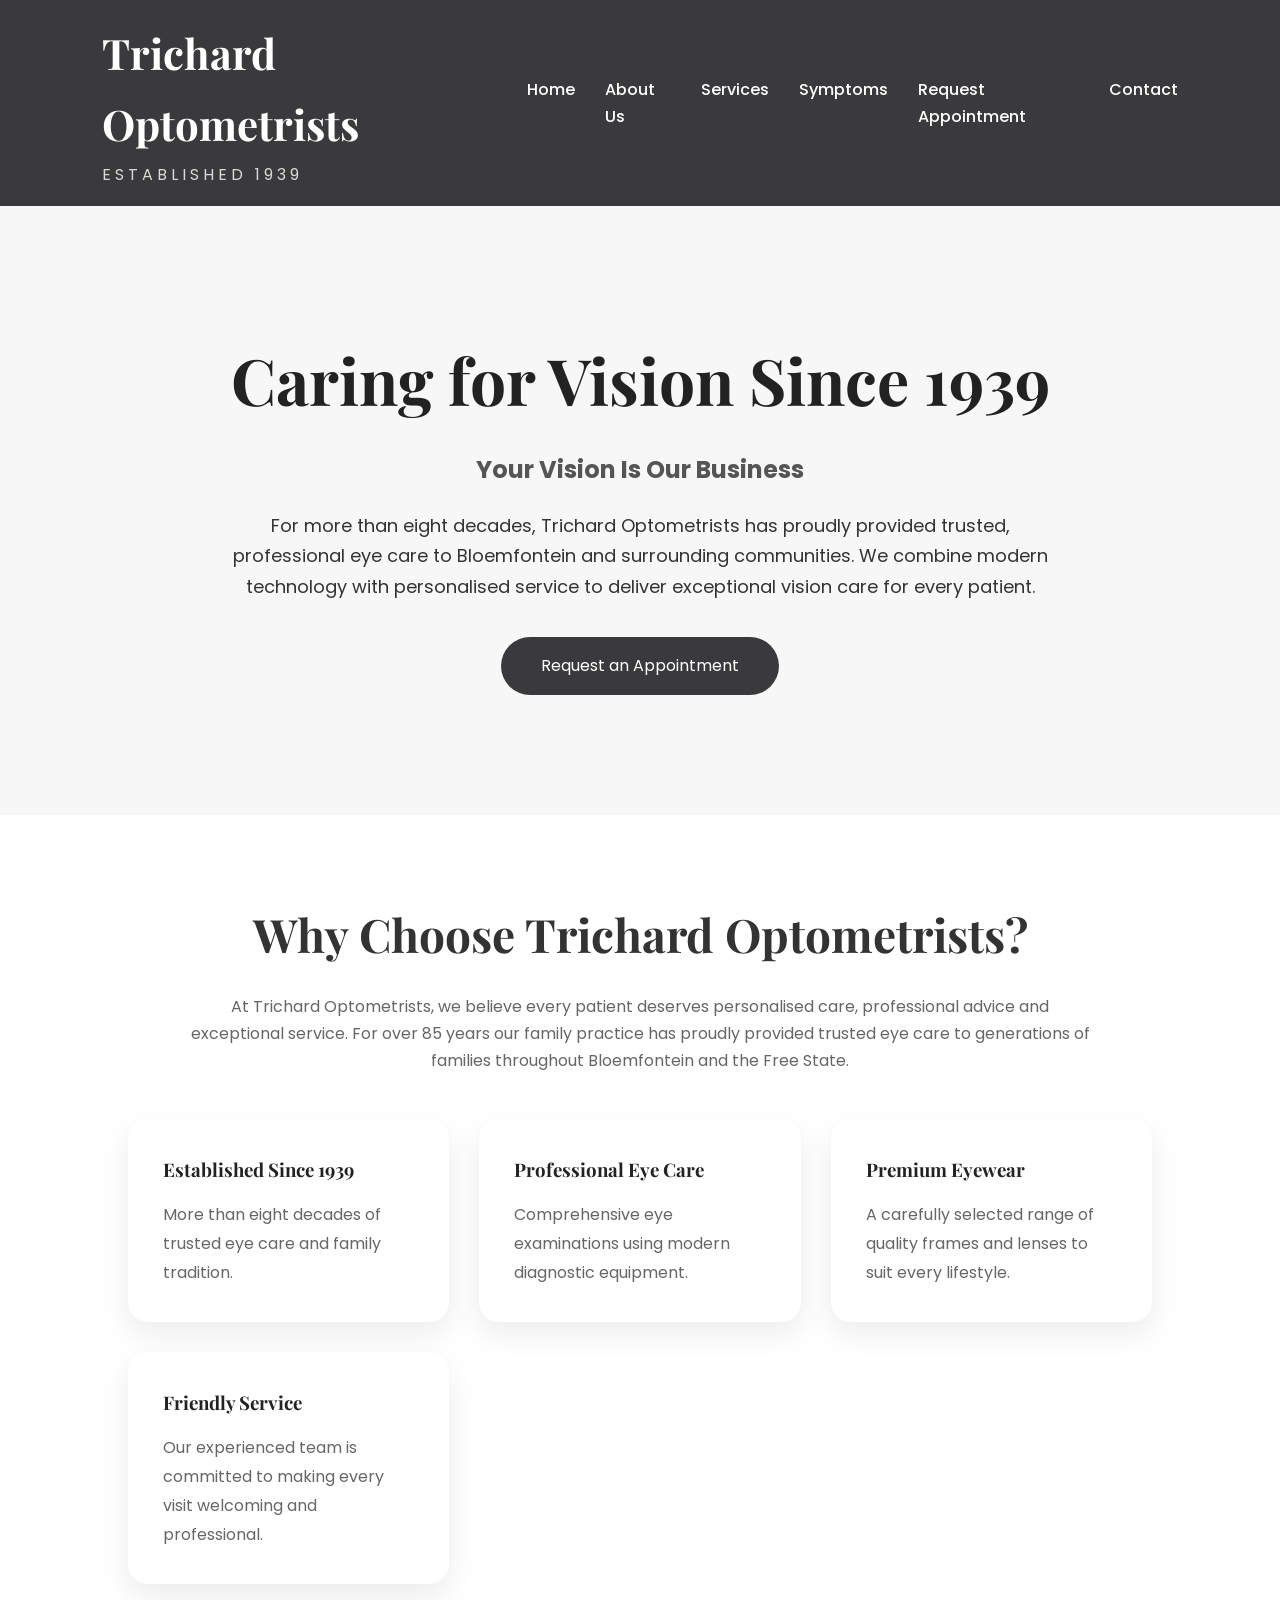
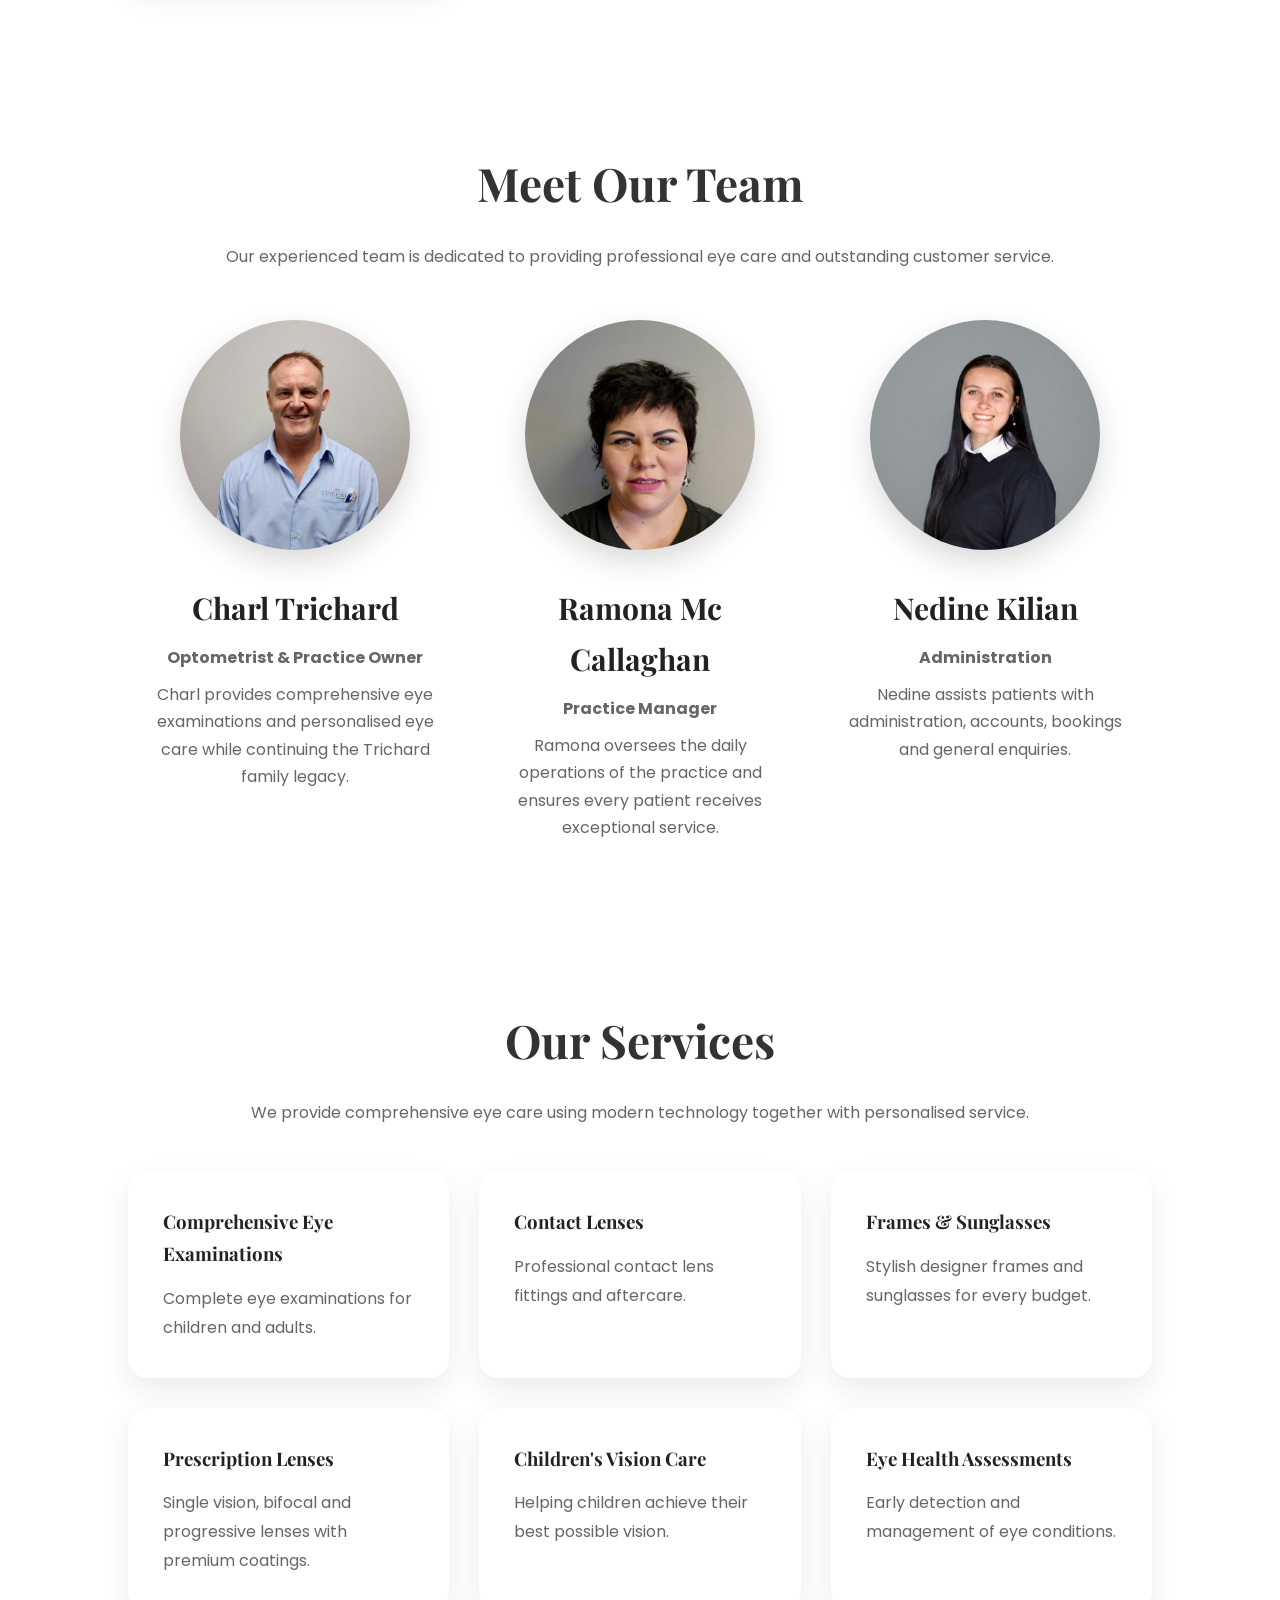
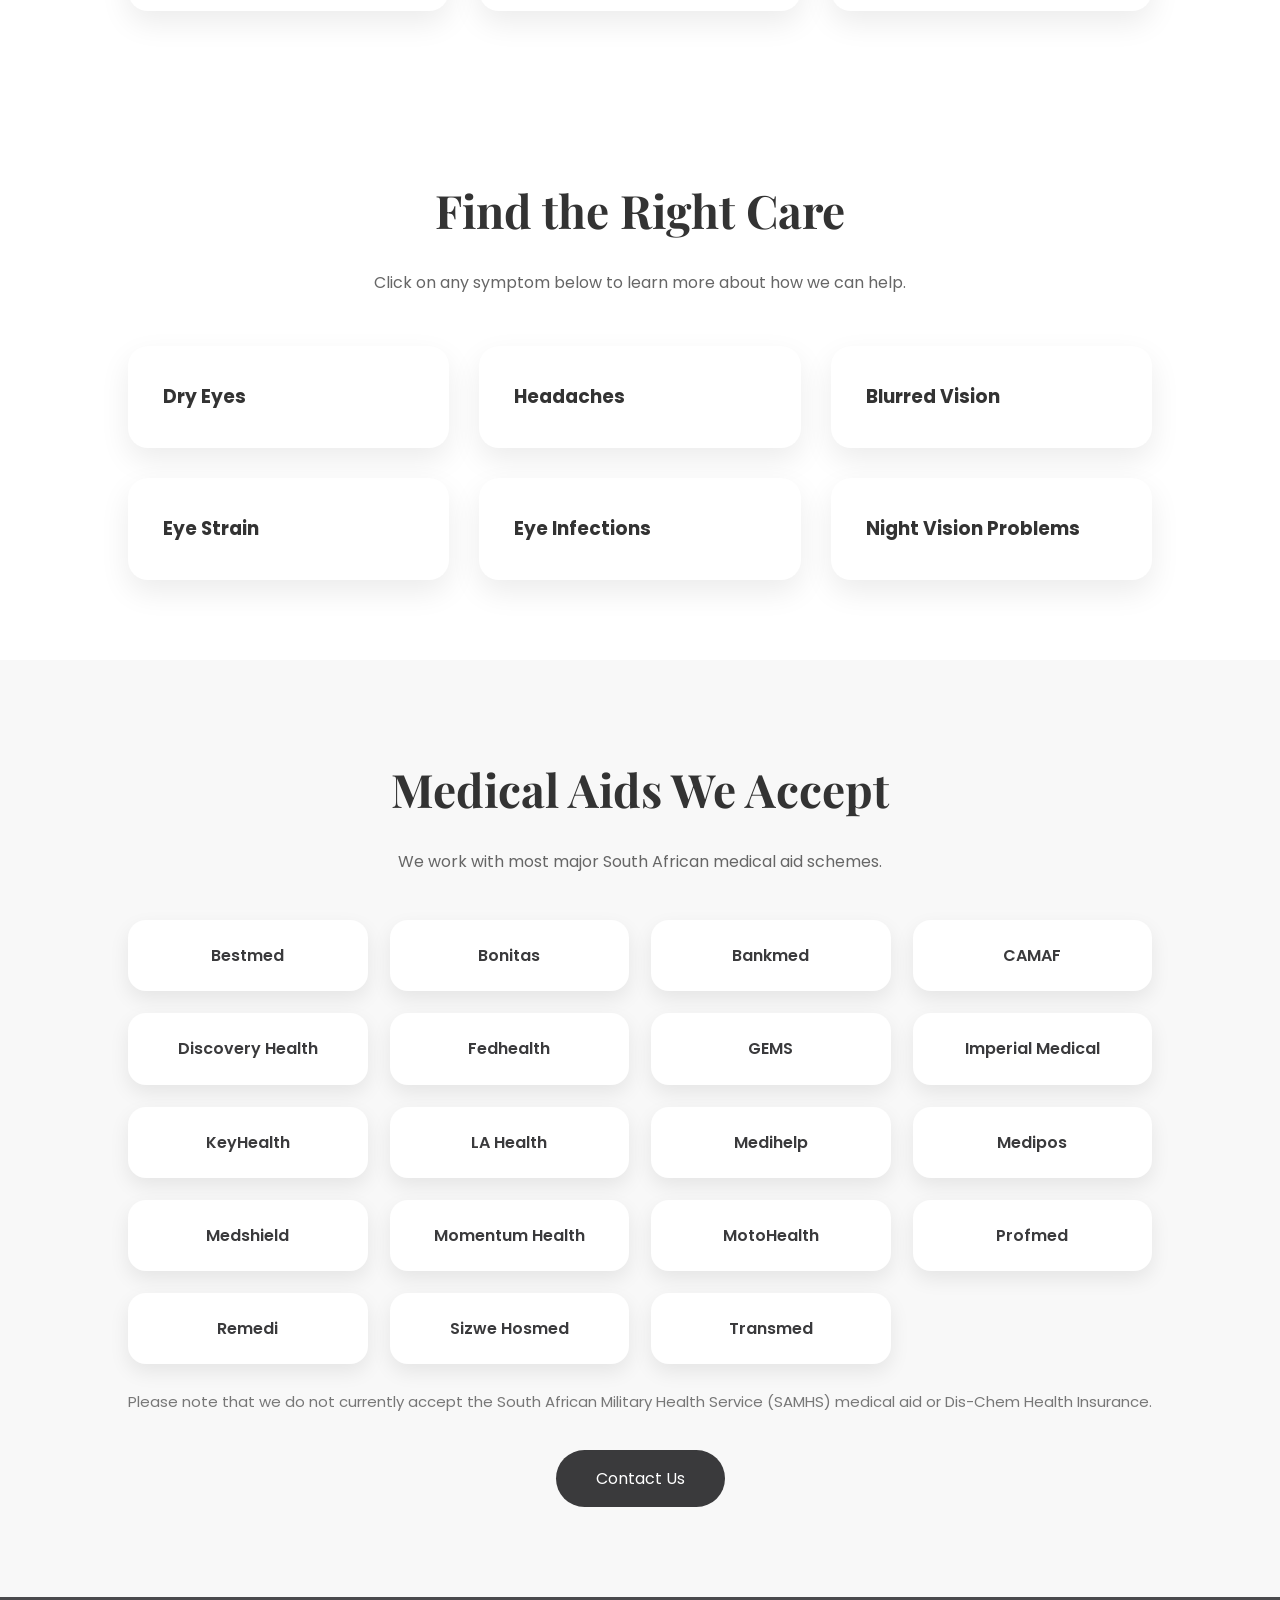
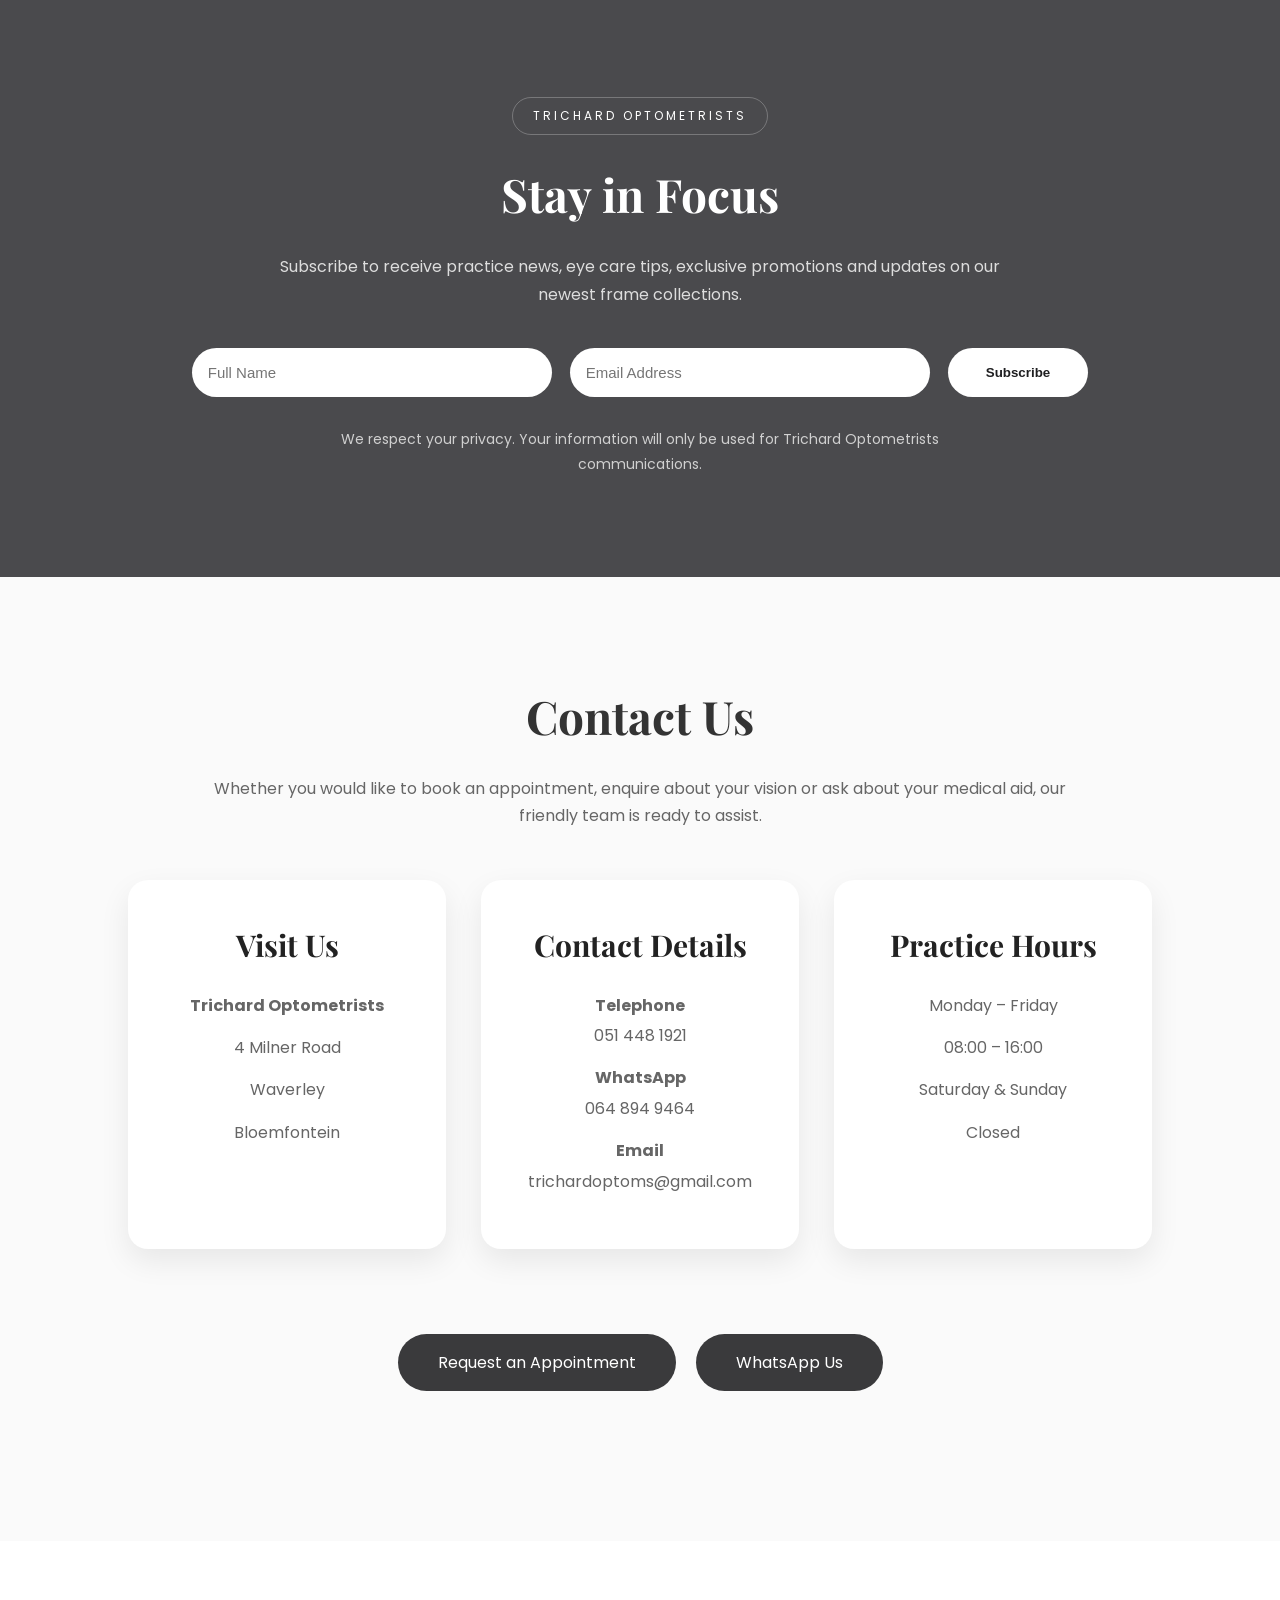
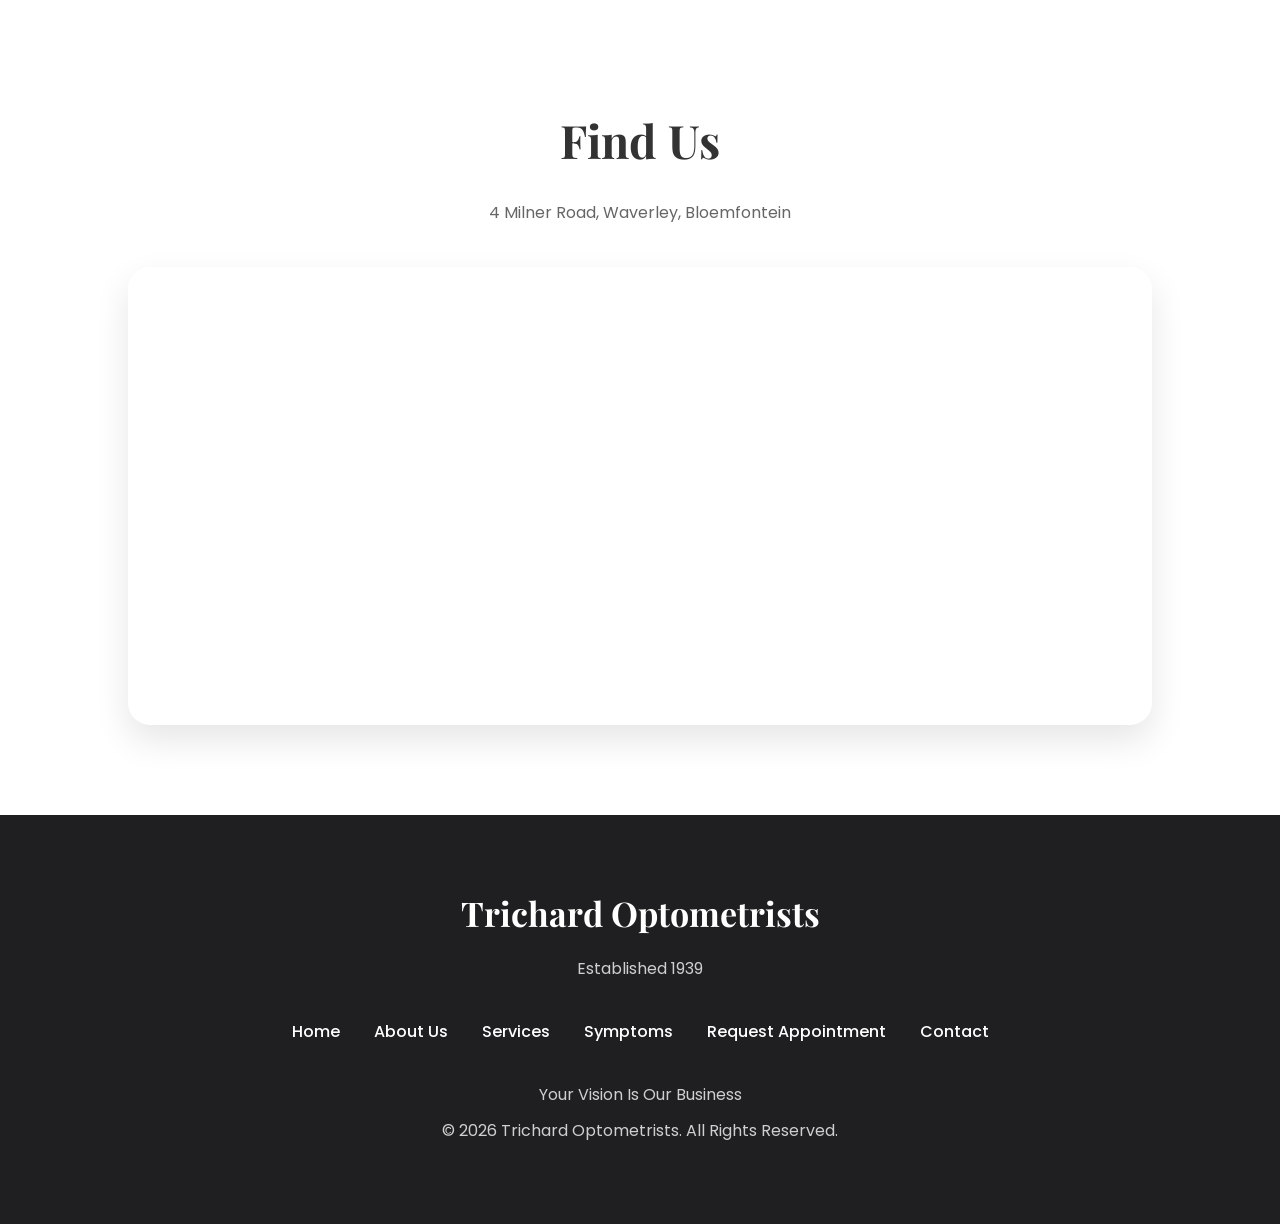
<file: index.html>
<!DOCTYPE html>
<html lang="en">

<head>

<meta charset="UTF-8">
<meta name="viewport" content="width=device-width, initial-scale=1">

<title>Trichard Optometrists | Established 1939</title>

<link rel="stylesheet" href="css/style.css">

<link href="https://fonts.googleapis.com/css2?family=Playfair+Display:wght@600;700&family=Poppins:wght@300;400;500;600&display=swap" rel="stylesheet">

</head>

<body>

<header>

<nav class="navbar">

<div class="logo">

<h2>Trichard Optometrists</h2>

<p>Established 1939</p>

</div>
    
<div class="menu-toggle">
☰
</div>
    
<ul class="nav-links">

<li><a href="index.html">Home</a></li>

<li><a href="pages/about.html">About Us</a></li>

<li><a href="pages/services.html">Services</a></li>

<li><a href="pages/symptoms.html">Symptoms</a></li>

<li><a href="pages/appointment.html">Request Appointment</a></li>

<li><a href="pages/contact.html">Contact</a></li>

</ul>

</nav>

</header>

<section class="hero">

<div class="hero-content">

<h1>Caring for Vision Since 1939</h1>

<h3>Your Vision Is Our Business</h3>

<p>

For more than eight decades, Trichard Optometrists has proudly provided trusted,
professional eye care to Bloemfontein and surrounding communities. We combine
modern technology with personalised service to deliver exceptional vision care
for every patient.

</p>

<a href="pages/appointment.html" class="btn">

Request an Appointment

</a>

</div>

</section>
<!-- WHY CHOOSE US -->

<section class="why-us">

<h2>Why Choose Trichard Optometrists?</h2>

<p class="section-intro">

At Trichard Optometrists, we believe every patient deserves personalised care, professional advice and exceptional service. For over 85 years our family practice has proudly provided trusted eye care to generations of families throughout Bloemfontein and the Free State.

</p>

<div class="service-grid">

<div class="service-card">

<h3>Established Since 1939</h3>

<p>

More than eight decades of trusted eye care and family tradition.

</p>

</div>

<div class="service-card">

<h3>Professional Eye Care</h3>

<p>

Comprehensive eye examinations using modern diagnostic equipment.

</p>

</div>

<div class="service-card">

<h3>Premium Eyewear</h3>

<p>

A carefully selected range of quality frames and lenses to suit every lifestyle.

</p>

</div>

<div class="service-card">

<h3>Friendly Service</h3>

<p>

Our experienced team is committed to making every visit welcoming and professional.

</p>

</div>

</div>

</section>



<!-- MEET OUR TEAM -->

<section class="staff">

<h2>Meet Our Team</h2>

<p class="section-intro">

Our experienced team is dedicated to providing professional eye care and outstanding customer service.

</p>

<div class="staff-container">

<div class="staff-member">

<img src="images/charl.jpg" alt="Charl Trichard">

<h3>Charl Trichard</h3>

<p><strong>Optometrist & Practice Owner</strong></p>

<p>

Charl provides comprehensive eye examinations and personalised eye care while continuing the Trichard family legacy.

</p>

</div>

<div class="staff-member">

<img src="images/ramona.jpg" alt="Ramona Mc Callaghan">

<h3>Ramona Mc Callaghan</h3>

<p><strong>Practice Manager</strong></p>

<p>

Ramona oversees the daily operations of the practice and ensures every patient receives exceptional service.

</p>

</div>

<div class="staff-member">

<img src="images/nedine.jpg" alt="Nedine Kilian">

<h3>Nedine Kilian</h3>

<p><strong>Administration</strong></p>

<p>

Nedine assists patients with administration, accounts, bookings and general enquiries.

</p>

</div>

</div>

</section>



<!-- SERVICES -->

<section class="services">

<h2>Our Services</h2>

<p class="section-intro">

We provide comprehensive eye care using modern technology together with personalised service.

</p>

<div class="service-grid">

<div class="service-card">

<h3>Comprehensive Eye Examinations</h3>

<p>Complete eye examinations for children and adults.</p>

</div>

<div class="service-card">

<h3>Contact Lenses</h3>

<p>Professional contact lens fittings and aftercare.</p>

</div>

<div class="service-card">

<h3>Frames & Sunglasses</h3>

<p>Stylish designer frames and sunglasses for every budget.</p>

</div>

<div class="service-card">

<h3>Prescription Lenses</h3>

<p>Single vision, bifocal and progressive lenses with premium coatings.</p>

</div>

<div class="service-card">

<h3>Children's Vision Care</h3>

<p>Helping children achieve their best possible vision.</p>

</div>

<div class="service-card">

<h3>Eye Health Assessments</h3>

<p>Early detection and management of eye conditions.</p>

</div>

</div>

</section>
<!-- SYMPTOMS -->

<section class="symptoms">

<h2>Find the Right Care</h2>

<p class="section-intro">
Click on any symptom below to learn more about how we can help.
</p>

<div class="symptom-grid">

<div class="symptom-card" onclick="toggleInfo('dry-eyes')">
<h3>Dry Eyes</h3>

<div id="dry-eyes" class="symptom-info">
<p>
Dry eyes can cause irritation, redness, burning and blurred vision. We can diagnose the cause and recommend the best treatment.
</p>
<a href="pages/appointment.html" class="btn">Request Appointment</a>
</div>

</div>

<div class="symptom-card" onclick="toggleInfo('headaches')">
<h3>Headaches</h3>

<div id="headaches" class="symptom-info">
<p>
Frequent headaches may be linked to your vision or eye strain. A comprehensive eye examination can help determine the cause.
</p>
<a href="pages/appointment.html" class="btn">Request Appointment</a>
</div>

</div>

<div class="symptom-card" onclick="toggleInfo('blurry')">
<h3>Blurred Vision</h3>

<div id="blurry" class="symptom-info">
<p>
Blurred vision should never be ignored. Our examinations help determine the cause and recommend the correct treatment.
</p>
<a href="pages/appointment.html" class="btn">Request Appointment</a>
</div>

</div>

<div class="symptom-card" onclick="toggleInfo('eyestrain')">
<h3>Eye Strain</h3>

<div id="eyestrain" class="symptom-info">
<p>
Long hours on digital devices may cause eye strain, tired eyes and discomfort. We can help improve your visual comfort.
</p>
<a href="pages/appointment.html" class="btn">Request Appointment</a>
</div>

</div>

<div class="symptom-card" onclick="toggleInfo('infection')">
<h3>Eye Infections</h3>

<div id="infection" class="symptom-info">
<p>
Red, painful or irritated eyes may indicate an infection that requires professional assessment.
</p>
<a href="pages/appointment.html" class="btn">Request Appointment</a>
</div>

</div>

<div class="symptom-card" onclick="toggleInfo('nightvision')">
<h3>Night Vision Problems</h3>

<div id="nightvision" class="symptom-info">
<p>
Difficulty driving at night or increased glare may indicate changes in your vision that should be assessed.
</p>
<a href="pages/appointment.html" class="btn">Request Appointment</a>
</div>

</div>

</div>

</section>



<!-- MEDICAL AIDS -->

<section class="medical-aids">

<h2>Medical Aids We Accept</h2>

<p class="section-intro">

We work with most major South African medical aid schemes.

</p>

<div class="medical-grid">

<div class="medical-card">Bestmed</div>
<div class="medical-card">Bonitas</div>
<div class="medical-card">Bankmed</div>
<div class="medical-card">CAMAF</div>
<div class="medical-card">Discovery Health</div>
<div class="medical-card">Fedhealth</div>
<div class="medical-card">GEMS</div>
<div class="medical-card">Imperial Medical</div>
<div class="medical-card">KeyHealth</div>
<div class="medical-card">LA Health</div>
<div class="medical-card">Medihelp</div>
<div class="medical-card">Medipos</div>
<div class="medical-card">Medshield</div>
<div class="medical-card">Momentum Health</div>
<div class="medical-card">MotoHealth</div>
<div class="medical-card">Profmed</div>
<div class="medical-card">Remedi</div>
<div class="medical-card">Sizwe Hosmed</div>
<div class="medical-card">Transmed</div>

</div>

<p class="medical-note">

Please note that we do not currently accept the South African Military Health Service (SAMHS) medical aid or Dis-Chem Health Insurance.

</p>

<a href="pages/contact.html" class="btn">Contact Us</a>

</section>



<!-- NEWSLETTER -->

<section class="newsletter">

    <p class="newsletter-tag">
        TRICHARD OPTOMETRISTS
    </p>

    <h2>Stay in Focus</h2>

    <p class="section-intro">
        Subscribe to receive practice news, eye care tips, exclusive promotions and updates on our newest frame collections.
    </p>

    <form class="newsletter-form" action="https://formspree.io/f/mojgnrbb" method="POST">
<input type="hidden" name="_next" value="https://trichardoptom.github.io/trichard-optometrist-website/pages/thank-you.html">
        <input 
        class="newsletter-input"
        type="text" 
        name="name" 
        placeholder="Full Name"
        required>

        <input 
        class="newsletter-input"
        type="email" 
        name="email" 
        placeholder="Email Address"
        required>

        <button 
        class="newsletter-button"
        type="submit">
            Subscribe
        </button>

    </form>

    <p class="newsletter-note">
        We respect your privacy. Your information will only be used for Trichard Optometrists communications.
    </p>

</section>
<!-- CONTACT -->

<section class="contact">

<h2>Contact Us</h2>

<p class="section-intro">

Whether you would like to book an appointment, enquire about your vision or ask about your medical aid, our friendly team is ready to assist.

</p>

<div class="contact-container">

<div class="contact-card">

<h3>Visit Us</h3>

<p><strong>Trichard Optometrists</strong></p>

<p>4 Milner Road</p>

<p>Waverley</p>

<p>Bloemfontein</p>

</div>

<div class="contact-card">

<h3>Contact Details</h3>

<p><strong>Telephone</strong><br>051 448 1921</p>

<p><strong>WhatsApp</strong><br>064 894 9464</p>

<p><strong>Email</strong><br>trichardoptoms@gmail.com</p>

</div>

<div class="contact-card">

<h3>Practice Hours</h3>

<p>Monday – Friday</p>

<p>08:00 – 16:00</p>

<p>Saturday & Sunday</p>

<p>Closed</p>

</div>

</div>

<div class="contact-buttons">

<a href="pages/appointment.html" class="btn">

Request an Appointment

</a>

<a href="https://wa.me/27648949464" target="_blank" class="btn">

WhatsApp Us

</a>

</div>

</section>

<!-- MAP -->

<section class="map-section">

<h2>Find Us</h2>

<p class="section-intro">

4 Milner Road, Waverley, Bloemfontein

</p>

<div class="map-container">

<iframe

src="https://www.google.com/maps?q=4%20Milner%20Road%20Waverley%20Bloemfontein&output=embed"

width="100%"

height="450"

style="border:0;"

loading="lazy"

allowfullscreen>

</iframe>

</div>

</section>

<!-- FOOTER -->

<footer>

<div class="footer-content">

<h3>Trichard Optometrists</h3>

<p>Established 1939</p>

<div class="footer-links">

<a href="index.html">Home</a>

<a href="pages/about.html">About Us</a>

<a href="pages/services.html">Services</a>

<a href="pages/symptoms.html">Symptoms</a>

<a href="pages/appointment.html">Request Appointment</a>

<a href="pages/contact.html">Contact</a>

</div>

<p>

Your Vision Is Our Business

</p>

<p>

&copy; 2026 Trichard Optometrists. All Rights Reserved.

</p>

</div>

</footer>

<script src="js/script.js"></script>

</body>

</html>
</file>
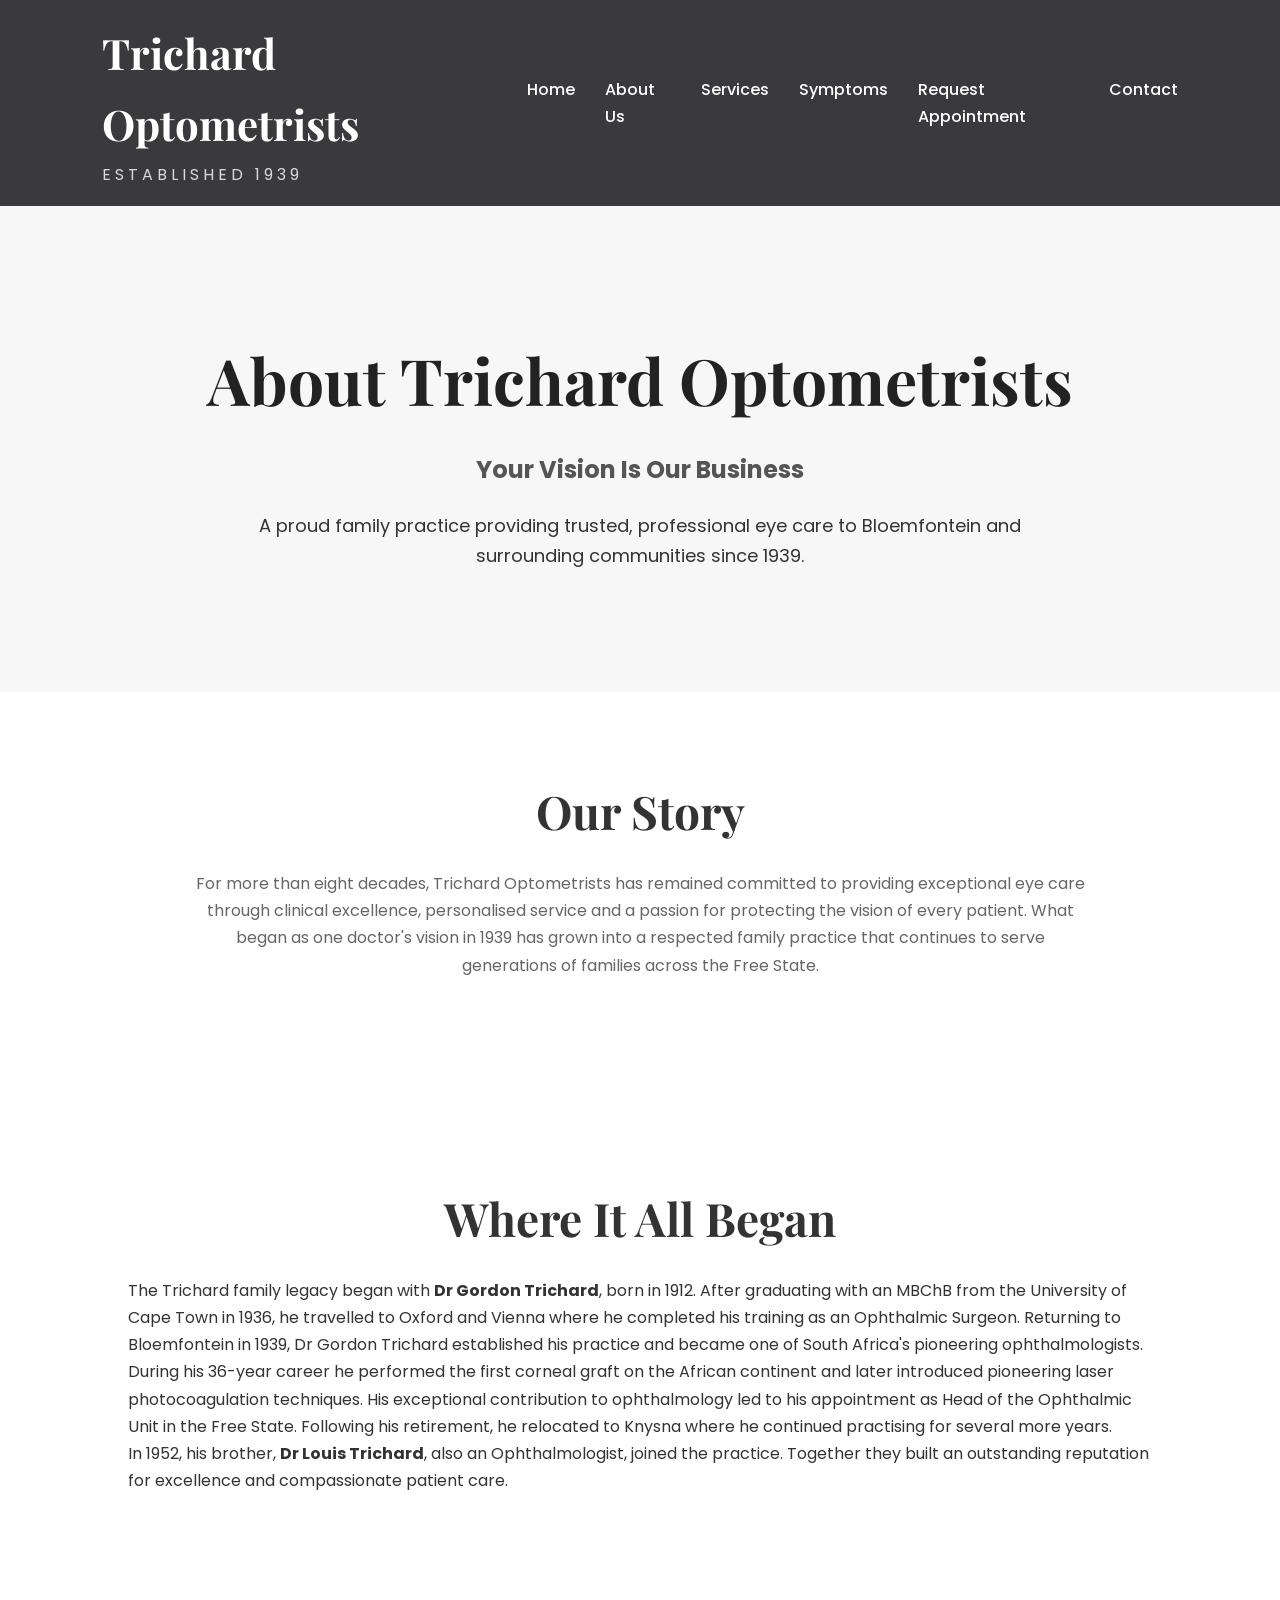
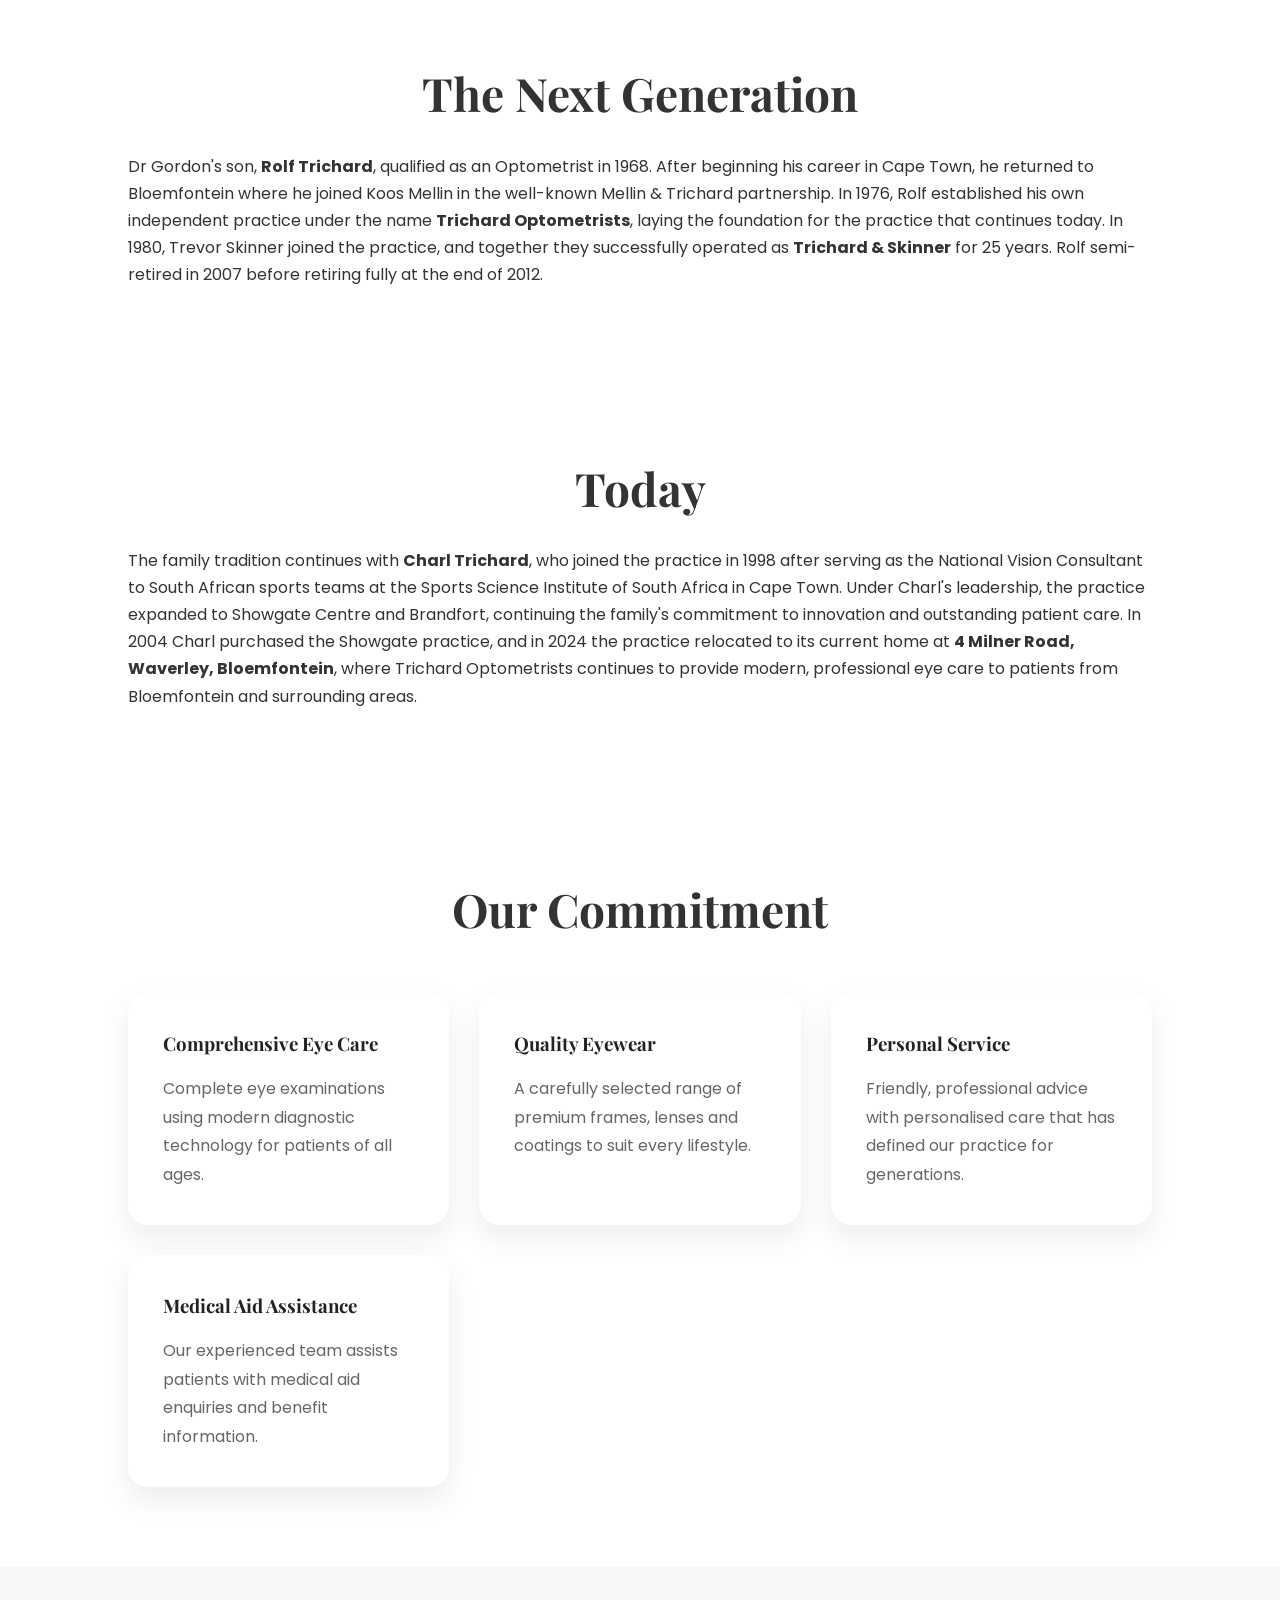
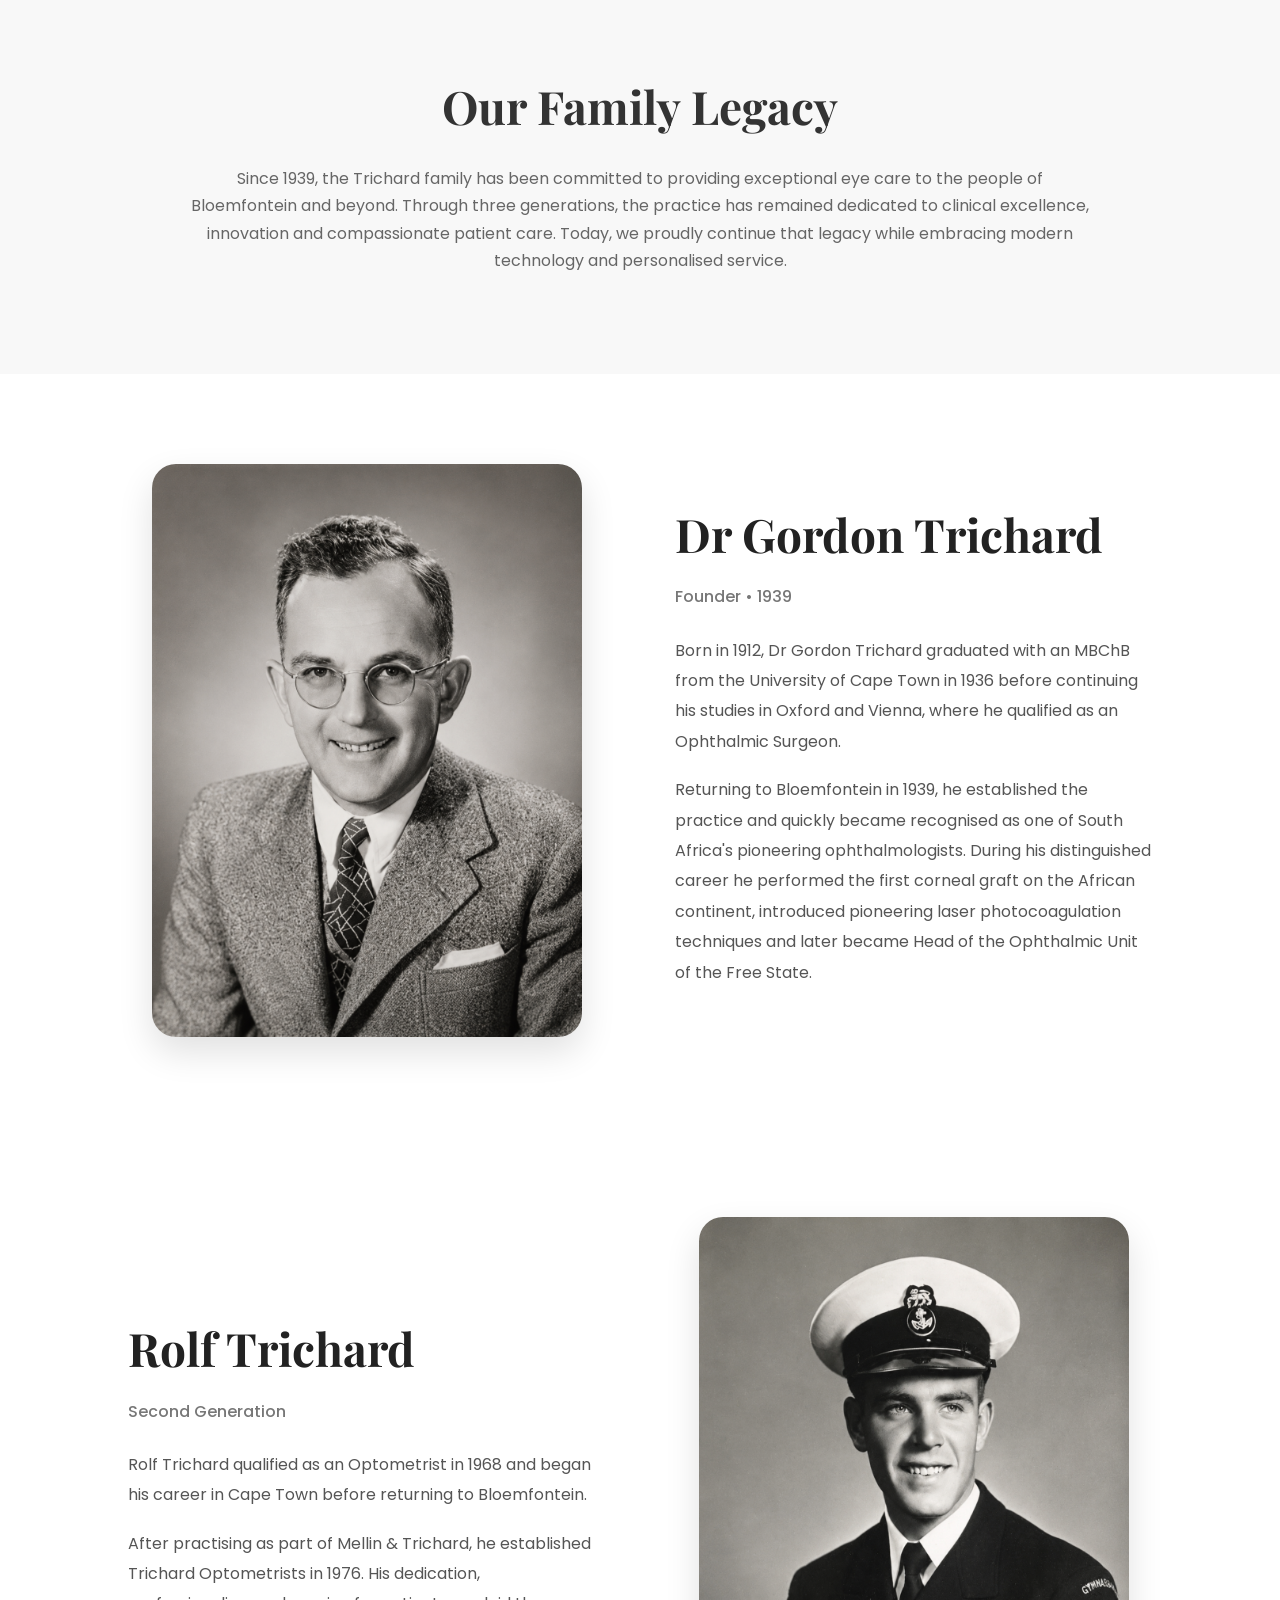
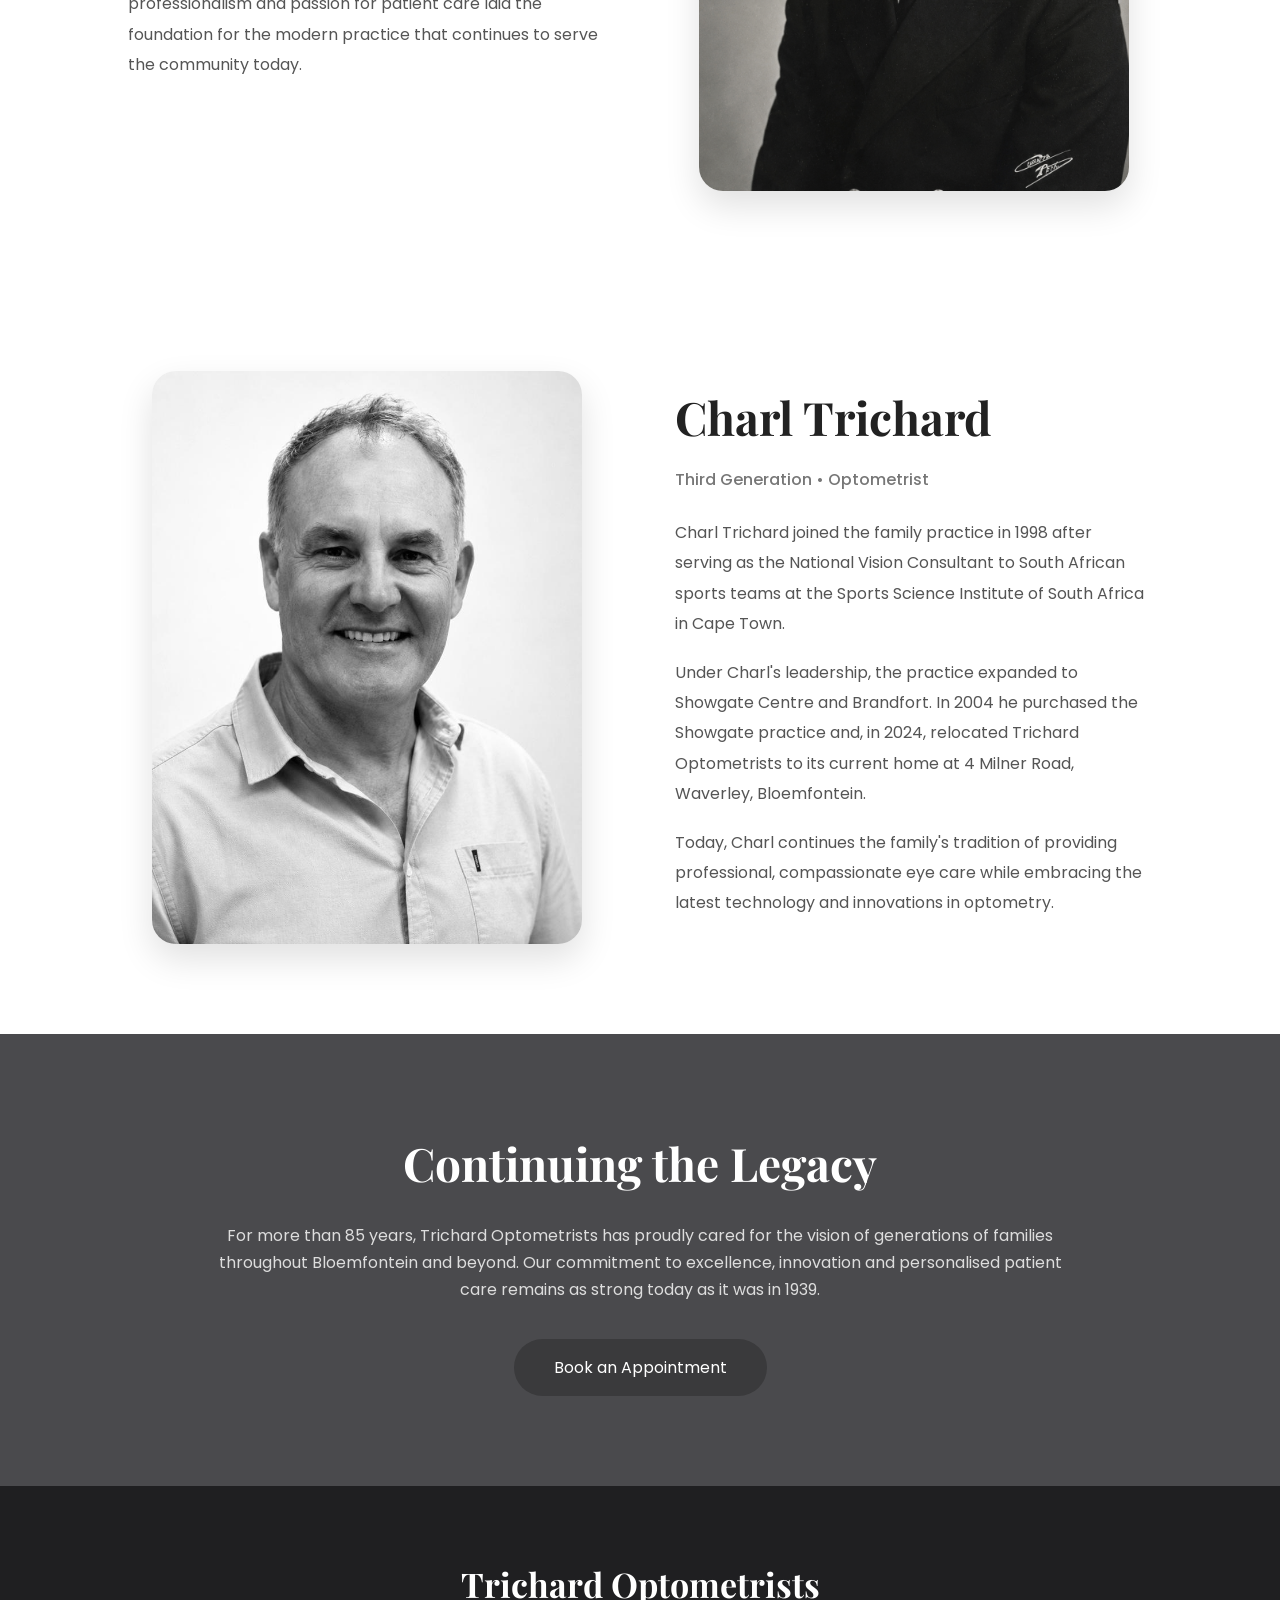
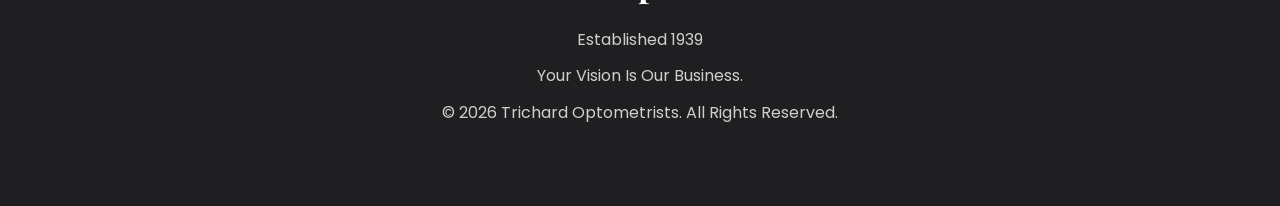
<file: pages/about.html>
<!DOCTYPE html>
<html lang="en">
<head>
<meta charset="UTF-8">
<meta name="viewport" content="width=device-width, initial-scale=1.0">
<title>About Us | Trichard Optometrists</title>
<link rel="stylesheet" href="../css/style.css">
<link href="https://fonts.googleapis.com/css2?family=Playfair+Display:wght@600;700&family=Poppins:wght@300;400;500;600&display=swap" rel="stylesheet">
</head>

<body>

<header>
<nav class="navbar">

<div class="logo">
<h2>Trichard Optometrists</h2>
<p>Established 1939</p>
</div>
<div class="menu-toggle">
☰
</div>
<ul class="nav-links">
<li><a href="../index.html">Home</a></li>
<li><a href="about.html">About Us</a></li>
<li><a href="services.html">Services</a></li>
<li><a href="symptoms.html">Symptoms</a></li>
<li><a href="appointment.html">Request Appointment</a></li>
<li><a href="contact.html">Contact</a></li>
</ul>

</nav>
</header>

<section class="hero">

<h1>About Trichard Optometrists</h1>

<h3>Your Vision Is Our Business</h3>

<p>
A proud family practice providing trusted, professional eye care to Bloemfontein
and surrounding communities since 1939.
</p>

</section>

<section>

<h2>Our Story</h2>

<p class="section-intro">

For more than eight decades, Trichard Optometrists has remained committed to
providing exceptional eye care through clinical excellence, personalised
service and a passion for protecting the vision of every patient. What began
as one doctor's vision in 1939 has grown into a respected family practice that
continues to serve generations of families across the Free State.

</p>

</section>

<section>

<h2>Where It All Began</h2>

<p>

The Trichard family legacy began with <strong>Dr Gordon Trichard</strong>,
born in 1912. After graduating with an MBChB from the University of Cape Town
in 1936, he travelled to Oxford and Vienna where he completed his training as
an Ophthalmic Surgeon.

Returning to Bloemfontein in 1939, Dr Gordon Trichard established his practice
and became one of South Africa's pioneering ophthalmologists. During his
36-year career he performed the first corneal graft on the African continent
and later introduced pioneering laser photocoagulation techniques. His
exceptional contribution to ophthalmology led to his appointment as Head of the
Ophthalmic Unit in the Free State.

Following his retirement, he relocated to Knysna where he continued practising
for several more years.

</p>

<p>

In 1952, his brother, <strong>Dr Louis Trichard</strong>, also an
Ophthalmologist, joined the practice. Together they built an outstanding
reputation for excellence and compassionate patient care.

</p>

</section>

<section>

<h2>The Next Generation</h2>

<p>

Dr Gordon's son, <strong>Rolf Trichard</strong>, qualified as an Optometrist in
1968. After beginning his career in Cape Town, he returned to Bloemfontein
where he joined Koos Mellin in the well-known Mellin & Trichard partnership.

In 1976, Rolf established his own independent practice under the name
<strong>Trichard Optometrists</strong>, laying the foundation for the practice
that continues today.

In 1980, Trevor Skinner joined the practice, and together they successfully
operated as <strong>Trichard & Skinner</strong> for 25 years. Rolf
semi-retired in 2007 before retiring fully at the end of 2012.

</p>

</section>

<section>

<h2>Today</h2>

<p>

The family tradition continues with <strong>Charl Trichard</strong>, who joined
the practice in 1998 after serving as the National Vision Consultant to South
African sports teams at the Sports Science Institute of South Africa in Cape
Town.

Under Charl's leadership, the practice expanded to Showgate Centre and
Brandfort, continuing the family's commitment to innovation and outstanding
patient care.

In 2004 Charl purchased the Showgate practice, and in 2024 the practice
relocated to its current home at <strong>4 Milner Road, Waverley,
Bloemfontein</strong>, where Trichard Optometrists continues to provide modern,
professional eye care to patients from Bloemfontein and surrounding areas.

</p>

</section>

<section>

<h2>Our Commitment</h2>

<div class="service-grid">

<div class="service-card">
<h3>Comprehensive Eye Care</h3>
<p>Complete eye examinations using modern diagnostic technology for patients of all ages.</p>
</div>

<div class="service-card">
<h3>Quality Eyewear</h3>
<p>A carefully selected range of premium frames, lenses and coatings to suit every lifestyle.</p>
</div>

<div class="service-card">
<h3>Personal Service</h3>
<p>Friendly, professional advice with personalised care that has defined our practice for generations.</p>
</div>

<div class="service-card">
<h3>Medical Aid Assistance</h3>
<p>Our experienced team assists patients with medical aid enquiries and benefit information.</p>
</div>

</div>

</section>

<section class="family-legacy">

    <h2>Our Family Legacy</h2>

    <p class="section-intro">
        Since 1939, the Trichard family has been committed to providing exceptional eye care to the people of Bloemfontein and beyond. Through three generations, the practice has remained dedicated to clinical excellence, innovation and compassionate patient care. Today, we proudly continue that legacy while embracing modern technology and personalised service.
    </p>

</section>

<!-- Gordon Trichard -->

<section class="history">

    <div class="history-container">

        <div class="history-image">
            <img src="../images/gordon-trichard.jpg" alt="Dr Gordon Trichard">
        </div>

        <div class="history-text">

            <h2>Dr Gordon Trichard</h2>

            <h4>Founder • 1939</h4>

            <p>
                Born in 1912, Dr Gordon Trichard graduated with an MBChB from the
                University of Cape Town in 1936 before continuing his studies in
                Oxford and Vienna, where he qualified as an Ophthalmic Surgeon.
            </p>

            <p>
                Returning to Bloemfontein in 1939, he established the practice and
                quickly became recognised as one of South Africa's pioneering
                ophthalmologists. During his distinguished career he performed the
                first corneal graft on the African continent, introduced pioneering
                laser photocoagulation techniques and later became Head of the
                Ophthalmic Unit of the Free State.
            </p>

        </div>

    </div>

</section>

<!-- Rolf Trichard -->

<section class="history">

    <div class="history-container reverse">
<div class="history-image">
            <img src="../images/rolf-trichard.jpg" alt="Rolf Trichard">
        </div>
        <div class="history-text">

            <h2>Rolf Trichard</h2>

            <h4>Second Generation</h4>

            <p>
                Rolf Trichard qualified as an Optometrist in 1968 and began his
                career in Cape Town before returning to Bloemfontein.
            </p>

            <p>
                After practising as part of Mellin & Trichard, he established
                Trichard Optometrists in 1976. His dedication, professionalism and
                passion for patient care laid the foundation for the modern practice
                that continues to serve the community today.
            </p>

        </div>

</section>

<!-- Charl Trichard -->

<section class="history">

    <div class="history-container">

        <div class="history-image">
            <img src="../images/charl-trichard.jpg" alt="Charl Trichard">
        </div>

        <div class="history-text">

            <h2>Charl Trichard</h2>

            <h4>Third Generation • Optometrist</h4>

            <p>
                Charl Trichard joined the family practice in 1998 after serving as
                the National Vision Consultant to South African sports teams at the
                Sports Science Institute of South Africa in Cape Town.
            </p>

            <p>
                Under Charl's leadership, the practice expanded to Showgate Centre
                and Brandfort. In 2004 he purchased the Showgate practice and, in
                2024, relocated Trichard Optometrists to its current home at
                4 Milner Road, Waverley, Bloemfontein.
            </p>

            <p>
                Today, Charl continues the family's tradition of providing
                professional, compassionate eye care while embracing the latest
                technology and innovations in optometry.
            </p>

        </div>

    </div>

</section>

<section class="closing">

    <h2>Continuing the Legacy</h2>

    <p class="section-intro">
        For more than 85 years, Trichard Optometrists has proudly cared for the vision of generations of families throughout Bloemfontein and beyond. Our commitment to excellence, innovation and personalised patient care remains as strong today as it was in 1939.
    </p>

    <a href="appointment.html" class="btn">Book an Appointment</a>

</section>

<footer>

<div class="footer-content">

<h3>Trichard Optometrists</h3>

<p>Established 1939</p>

<p>Your Vision Is Our Business.</p>

<p>&copy; 2026 Trichard Optometrists. All Rights Reserved.</p>

</div>

</footer>
<script src="../js/script.js"></script>
</body>
</html>
</file>
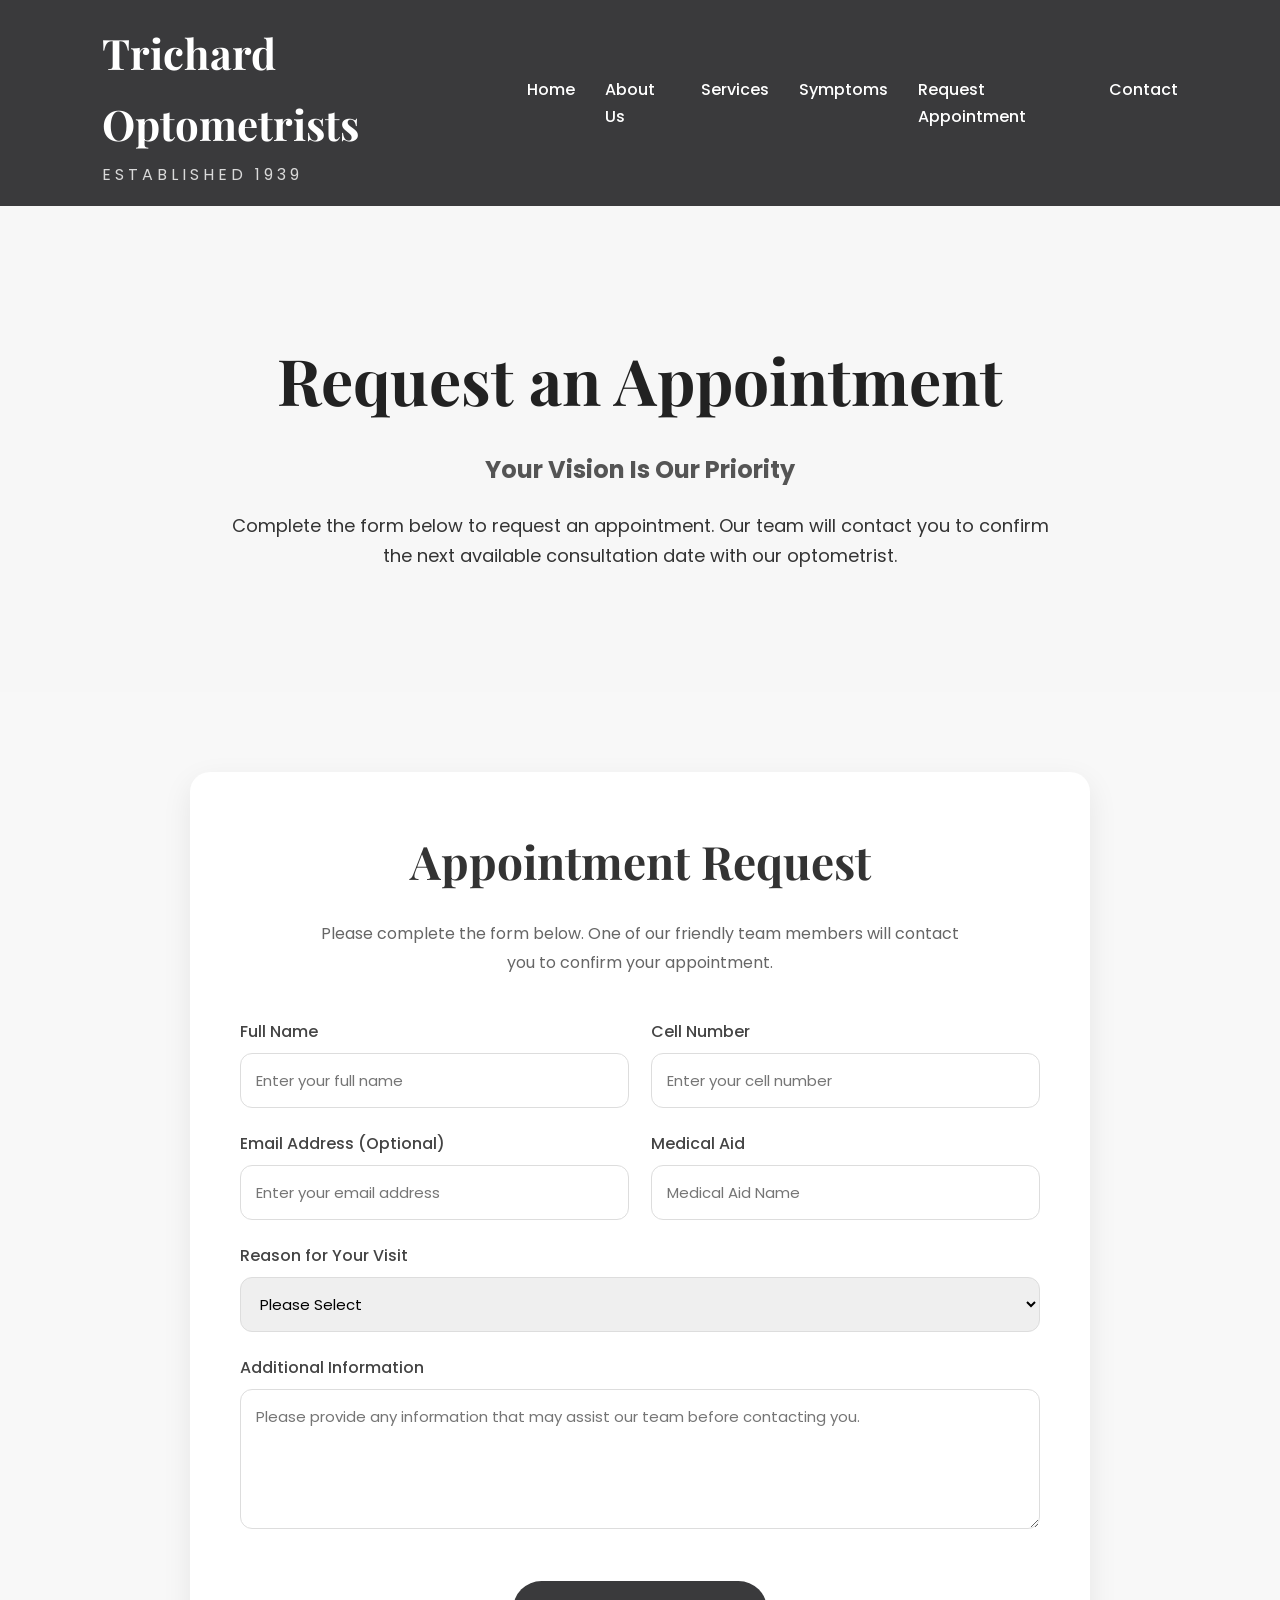
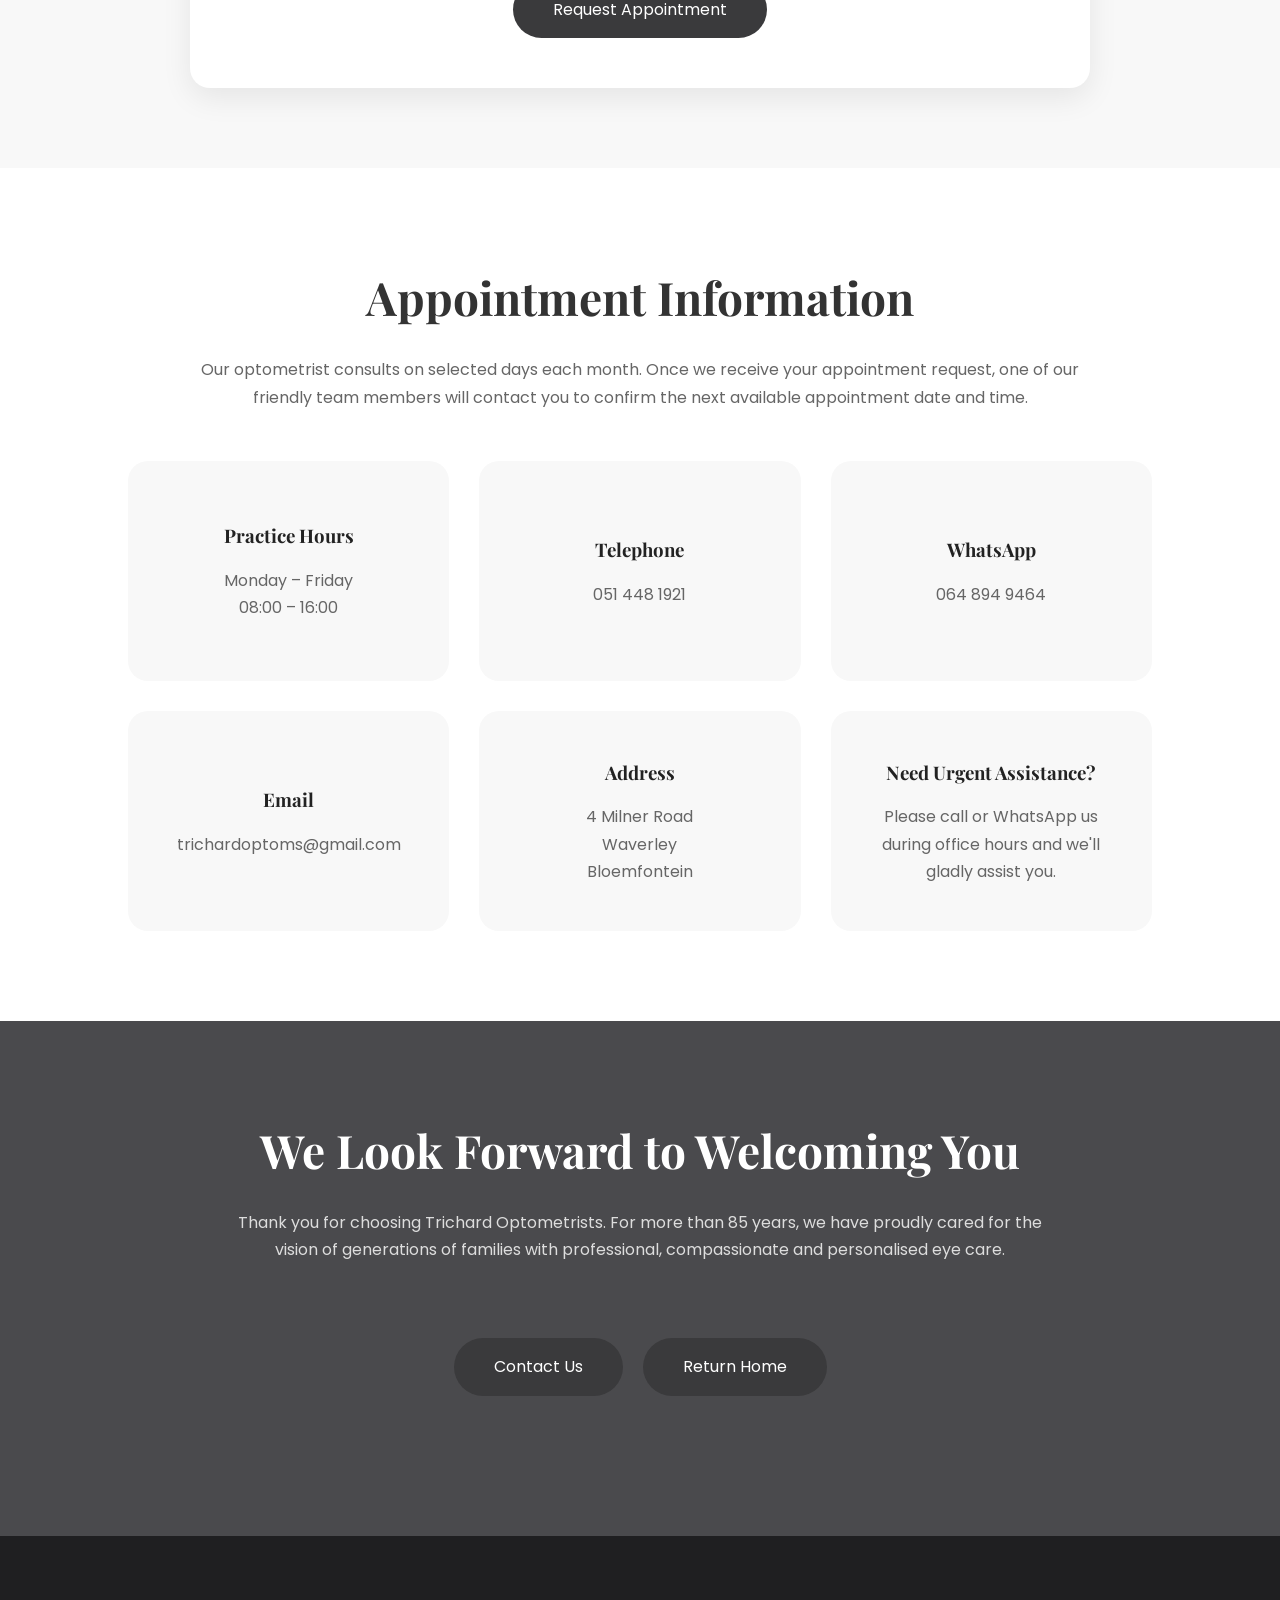
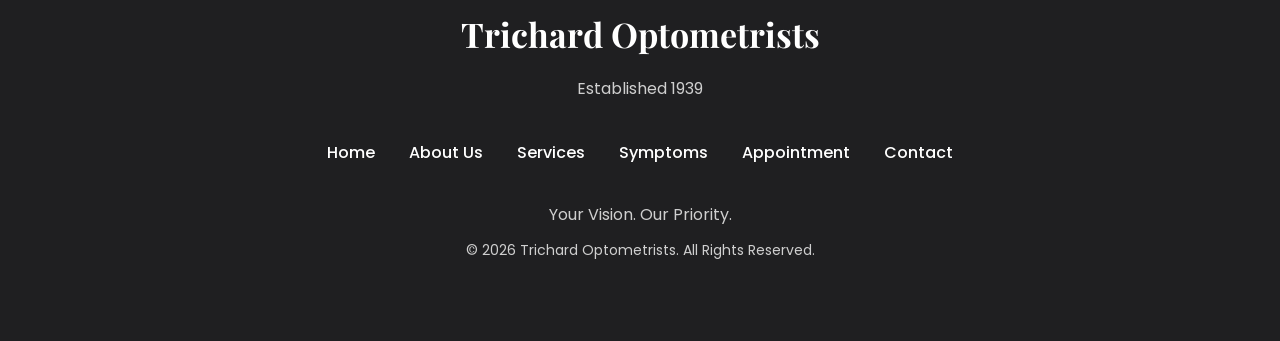
<file: pages/appointment.html>
<!DOCTYPE html>
<html lang="en">

<head>

<meta charset="UTF-8">
<meta name="viewport" content="width=device-width, initial-scale=1.0">

<title>Request an Appointment | Trichard Optometrists</title>

<link rel="stylesheet" href="../css/style.css">

<link href="https://fonts.googleapis.com/css2?family=Playfair+Display:wght@600;700&family=Poppins:wght@300;400;500;600&display=swap" rel="stylesheet">

</head>


<body class="appointment-page">


<header>

<nav class="navbar">

<div class="logo">
<h2>Trichard Optometrists</h2>
<p>Established 1939</p>
</div>

<div class="menu-toggle">
☰
</div>
<ul class="nav-links">
<li><a href="../index.html">Home</a></li>
<li><a href="about.html">About Us</a></li>
<li><a href="services.html">Services</a></li>
<li><a href="symptoms.html">Symptoms</a></li>
<li><a href="appointment.html">Request Appointment</a></li>
<li><a href="contact.html">Contact</a></li>
</ul>

</nav>

</header>



<section class="hero">

<h1>Request an Appointment</h1>

<h3>Your Vision Is Our Priority</h3>

<p>
Complete the form below to request an appointment.
Our team will contact you to confirm the next available consultation date with our optometrist.
</p>

</section>



<section class="appointment-section">

<div class="appointment-container">


<h2>Appointment Request</h2>

<p class="section-intro">
Please complete the form below. One of our friendly team members will contact you to confirm your appointment.
</p>



<form class="appointment-form" action="https://formspree.io/f/xwvgnzkk" method="POST" accept-charset="UTF-8">

<input type="hidden" name="_next" value="https://trichardoptom.github.io/trichard-optometrist-website/pages/thank-you.html">



<div class="form-row">


<div class="form-group">

<label for="fullname">Full Name</label>

<input
id="fullname"
name="fullname"
type="text"
placeholder="Enter your full name"
required>

</div>



<div class="form-group">

<label for="phone">Cell Number</label>

<input
id="phone"
name="phone"
type="tel"
placeholder="Enter your cell number"
required>

</div>


</div>





<div class="form-row">


<div class="form-group">

<label for="email">Email Address (Optional)</label>

<input
id="email"
name="email"
type="email"
placeholder="Enter your email address">

</div>



<div class="form-group">

<label for="medicalaid">Medical Aid</label>

<input
id="medicalaid"
name="medicalaid"
type="text"
placeholder="Medical Aid Name">

</div>


</div>





<div class="form-group">


<label for="reason">Reason for Your Visit</label>


<select id="reason" name="reason" required>


<option value="">Please Select</option>

<option>Comprehensive Eye Examination</option>

<option>New Glasses</option>

<option>Contact Lens Consultation</option>

<option>Children's Eye Examination</option>

<option>Eye Pain or Redness</option>

<option>Dry Eyes</option>

<option>Headaches</option>

<option>Blurred Vision</option>

<option>Collect Glasses</option>

<option>Frame Adjustment / Repairs</option>

<option>Follow-up Appointment</option>

<option>Other</option>


</select>


</div>





<div class="form-group">


<label for="message">Additional Information</label>


<textarea
id="message"
name="message"
rows="6"
placeholder="Please provide any information that may assist our team before contacting you."></textarea>


</div>





<button class="appointment-btn" type="submit">

Request Appointment

</button>


</form>


</div>


</section>
<section class="appointment-note">

<h2>Appointment Information</h2>

<p class="section-intro">

Our optometrist consults on selected days each month.

Once we receive your appointment request, one of our friendly team members will contact you to confirm the next available appointment date and time.

</p>



<div class="experience-grid">



<div class="experience-card">

<h3>Practice Hours</h3>

<p>
Monday – Friday<br>
08:00 – 16:00
</p>

</div>




<div class="experience-card">

<h3>Telephone</h3>

<p>
051 448 1921
</p>

</div>




<div class="experience-card">

<h3>WhatsApp</h3>

<p>
064 894 9464
</p>

</div>




<div class="experience-card">

<h3>Email</h3>

<p>
trichardoptoms@gmail.com
</p>

</div>




<div class="experience-card">

<h3>Address</h3>

<p>
4 Milner Road<br>
Waverley<br>
Bloemfontein
</p>

</div>




<div class="experience-card">

<h3>Need Urgent Assistance?</h3>

<p>
Please call or WhatsApp us during office hours and we'll gladly assist you.
</p>

</div>



</div>


</section>




<section class="closing">


<h2>We Look Forward to Welcoming You</h2>


<p class="section-intro">

Thank you for choosing Trichard Optometrists.

For more than 85 years, we have proudly cared for the vision of generations of families with professional, compassionate and personalised eye care.

</p>




<div class="contact-buttons">


<a href="contact.html" class="btn">
Contact Us
</a>


<a href="../index.html" class="btn">
Return Home
</a>


</div>


</section>




<footer>


<div class="footer-content">


<h3>Trichard Optometrists</h3>


<p>
Established 1939
</p>




<div class="footer-links">


<a href="../index.html">Home</a>

<a href="about.html">About Us</a>

<a href="services.html">Services</a>

<a href="symptoms.html">Symptoms</a>

<a href="appointment.html">Appointment</a>

<a href="contact.html">Contact</a>


</div>




<p>
Your Vision. Our Priority.
</p>




<p class="copyright">
©️ 2026 Trichard Optometrists. All Rights Reserved.
</p>



</div>


</footer>

<script src="../js/script.js"></script>

</body>

</html>
</file>
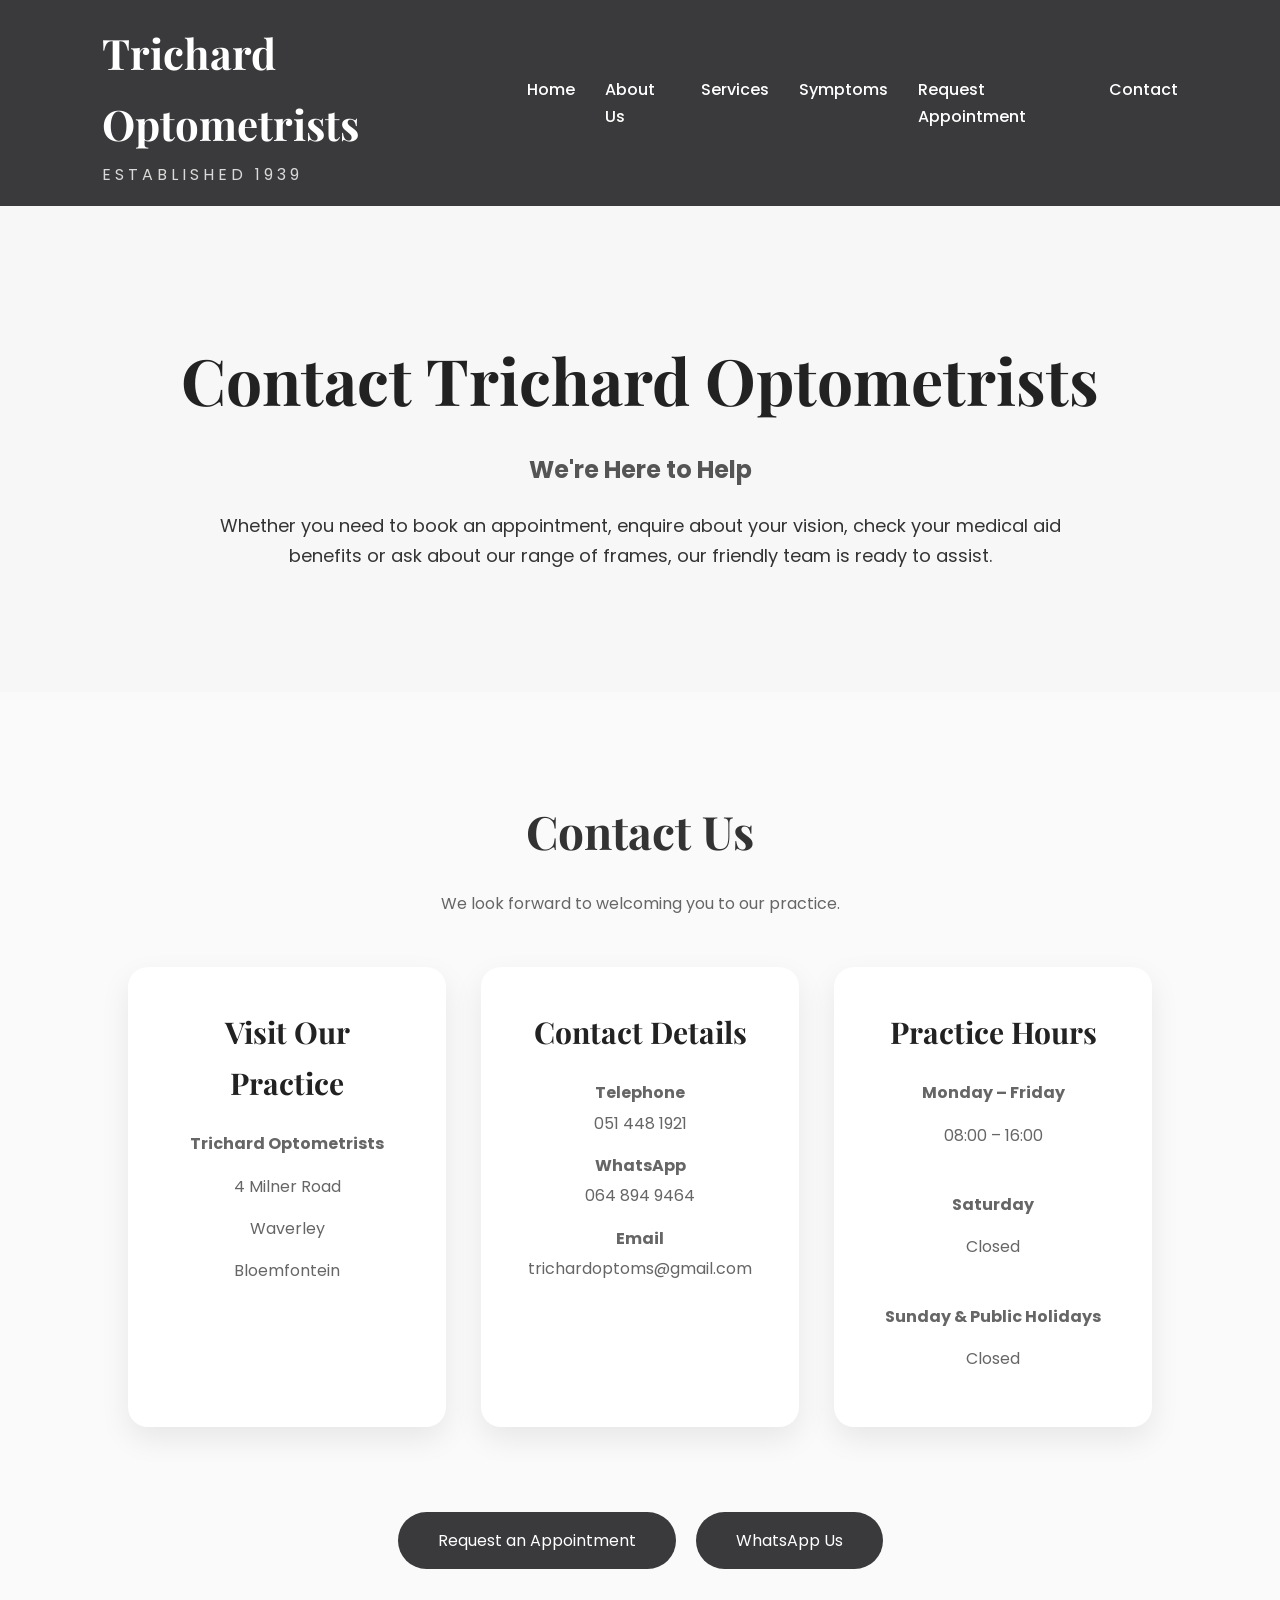
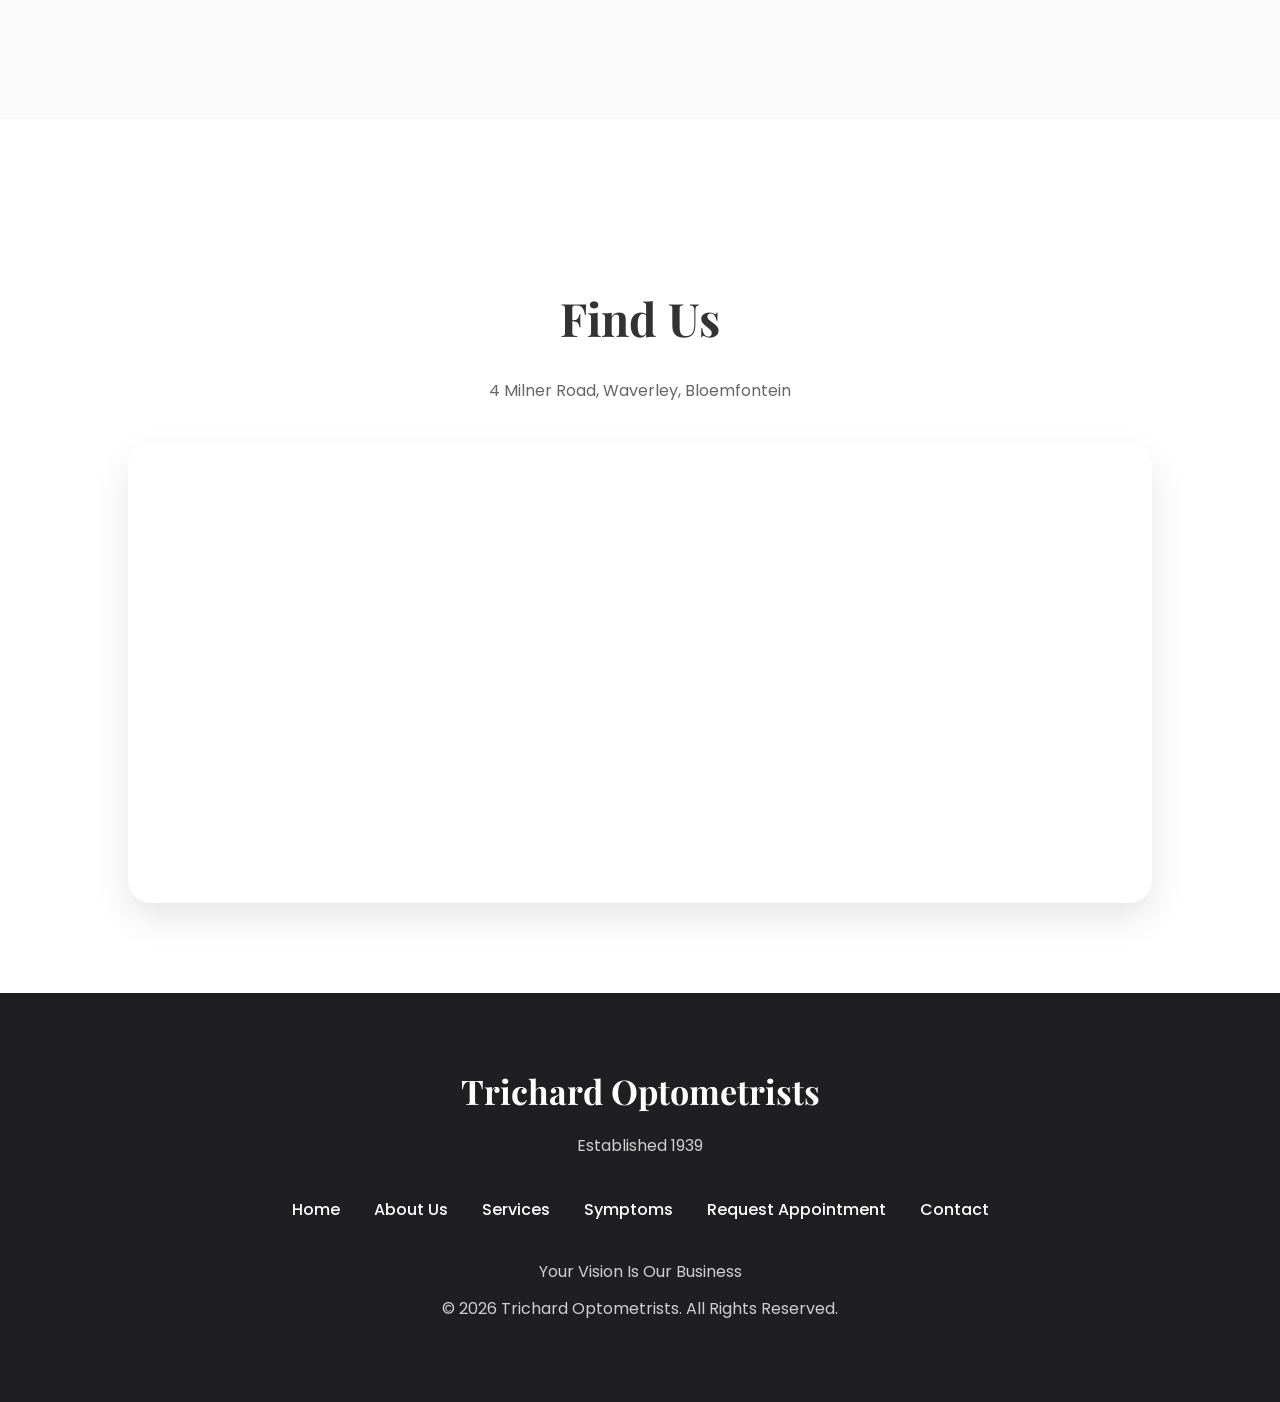
<file: pages/contact.html>
<!DOCTYPE html>
<html lang="en">

<head>

<meta charset="UTF-8">
<meta name="viewport" content="width=device-width, initial-scale=1.0">

<title>Contact Us | Trichard Optometrists</title>

<link rel="stylesheet" href="../css/style.css">

<link href="https://fonts.googleapis.com/css2?family=Playfair+Display:wght@500;600;700&family=Poppins:wght@300;400;500;600&display=swap" rel="stylesheet">

</head>

<body>

<header>

<nav class="navbar">

<div class="logo">
<h2>Trichard Optometrists</h2>
<p>Established 1939</p>
</div>
<div class="menu-toggle">
☰
</div>
<ul class="nav-links">
<li><a href="../index.html">Home</a></li>
<li><a href="about.html">About Us</a></li>
<li><a href="services.html">Services</a></li>
<li><a href="symptoms.html">Symptoms</a></li>
<li><a href="appointment.html">Request Appointment</a></li>
<li><a href="contact.html" class="active">Contact</a></li>
</ul>

</nav>

</header>

<section class="hero">

<h1>Contact Trichard Optometrists</h1>

<h3>We're Here to Help</h3>

<p>

Whether you need to book an appointment, enquire about your vision, check your medical aid benefits or ask about our range of frames, our friendly team is ready to assist.

</p>

</section>

<section class="contact">

<h2>Contact Us</h2>

<p class="section-intro">

We look forward to welcoming you to our practice.

</p>

<div class="contact-container">

<div class="contact-card">

<h3>Visit Our Practice</h3>

<p><strong>Trichard Optometrists</strong></p>

<p>4 Milner Road</p>

<p>Waverley</p>

<p>Bloemfontein</p>

</div>

<div class="contact-card">

<h3>Contact Details</h3>

<p><strong>Telephone</strong><br>

051 448 1921</p>

<p><strong>WhatsApp</strong><br>

064 894 9464</p>

<p><strong>Email</strong><br>

trichardoptoms@gmail.com</p>

</div>
<div class="contact-card">

<h3>Practice Hours</h3>

<p><strong>Monday – Friday</strong></p>
<p>08:00 – 16:00</p>

<br>

<p><strong>Saturday</strong></p>
<p>Closed</p>

<br>

<p><strong>Sunday & Public Holidays</strong></p>
<p>Closed</p>

</div>

</div>

<div class="contact-buttons">

<a href="appointment.html" class="btn">
Request an Appointment
</a>

<a href="https://wa.me/27648949464" target="_blank" class="btn">
WhatsApp Us
</a>

</div>

</section>

<section class="map-section">

<h2>Find Us</h2>

<p class="section-intro">

4 Milner Road, Waverley, Bloemfontein

</p>

<div class="map-container">

<iframe
src="https://www.google.com/maps?q=4%20Milner%20Road%20Waverley%20Bloemfontein&output=embed"
width="100%"
height="450"
style="border:0;"
allowfullscreen
loading="lazy">
</iframe>

</div>

</section>

<footer>

<div class="footer-content">

<h3>Trichard Optometrists</h3>

<p>Established 1939</p>

<div class="footer-links">

<a href="../index.html">Home</a>
<a href="about.html">About Us</a>
<a href="services.html">Services</a>
<a href="symptoms.html">Symptoms</a>
<a href="appointment.html">Request Appointment</a>
<a href="contact.html">Contact</a>

</div>

<p>Your Vision Is Our Business</p>

<p>&copy; 2026 Trichard Optometrists. All Rights Reserved.</p>

</div>

</footer>

<script src="../js/script.js"></script>

</body>

</html>
</file>
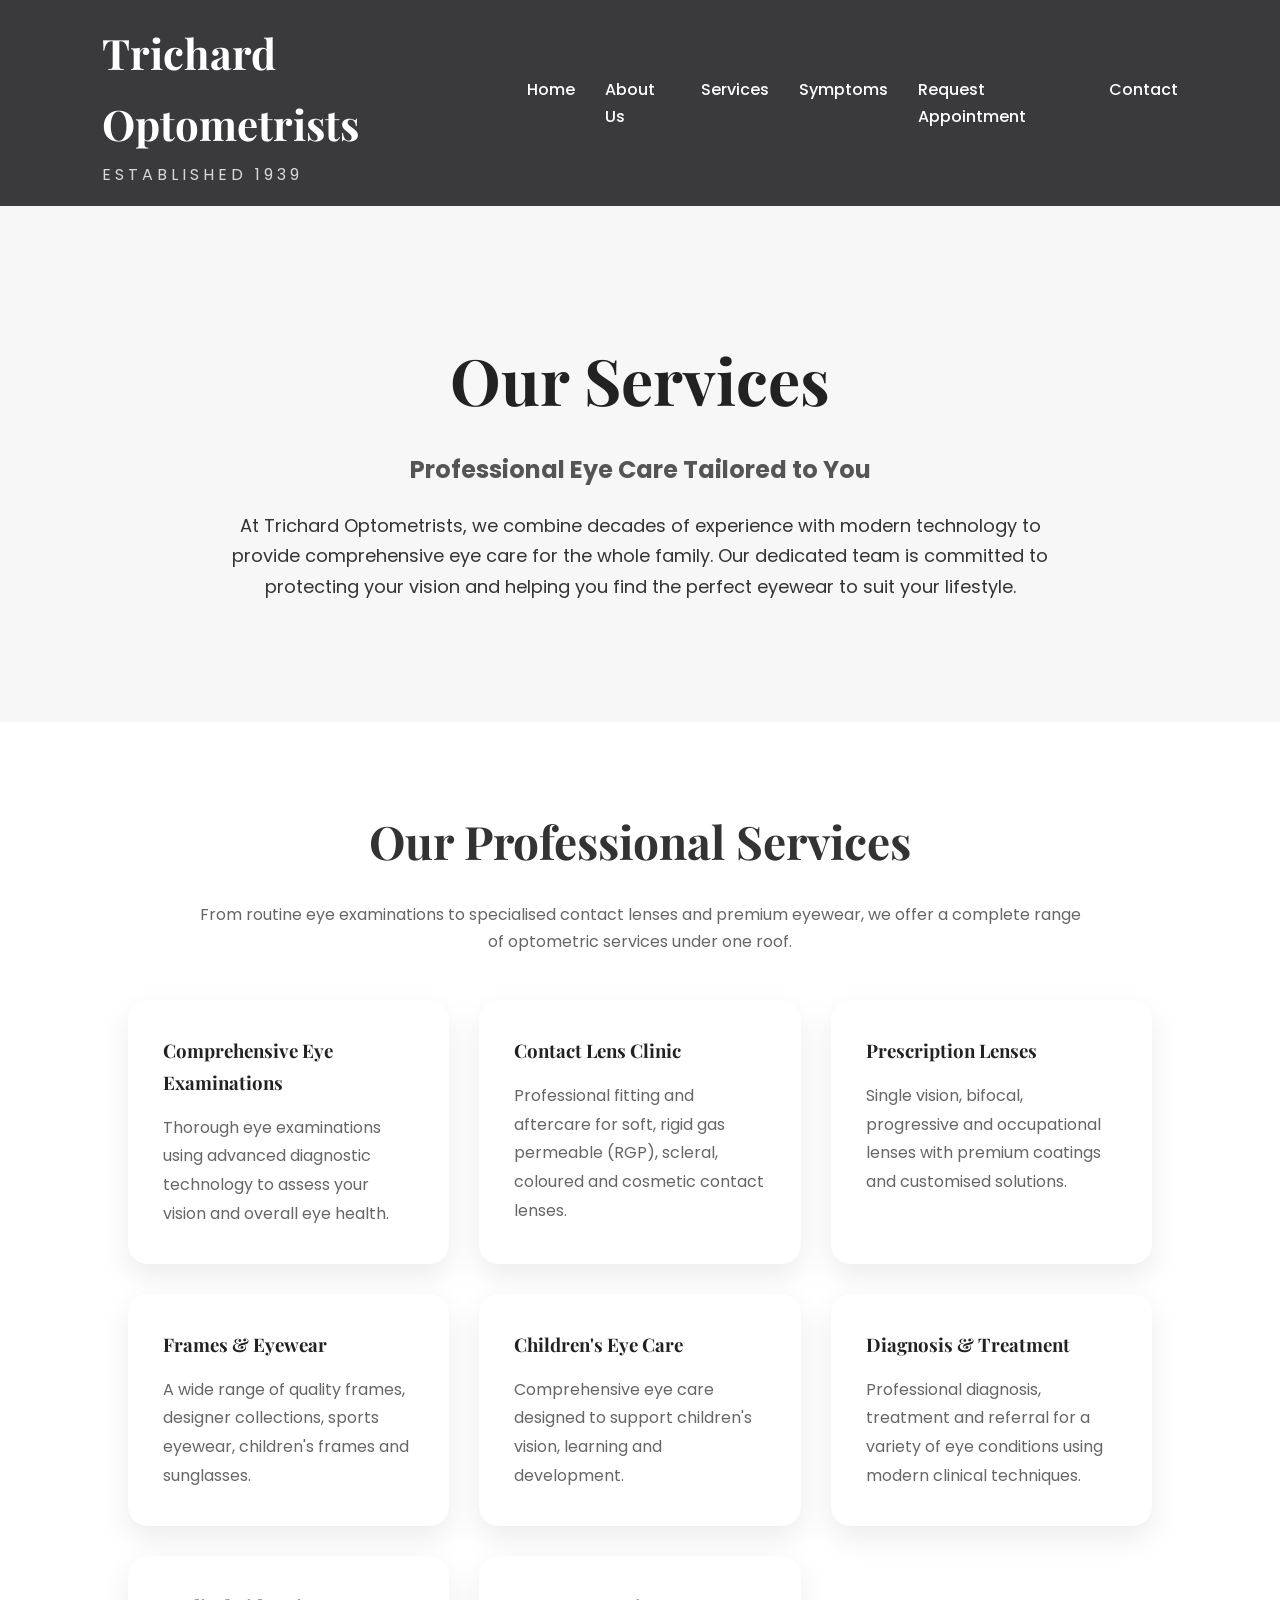
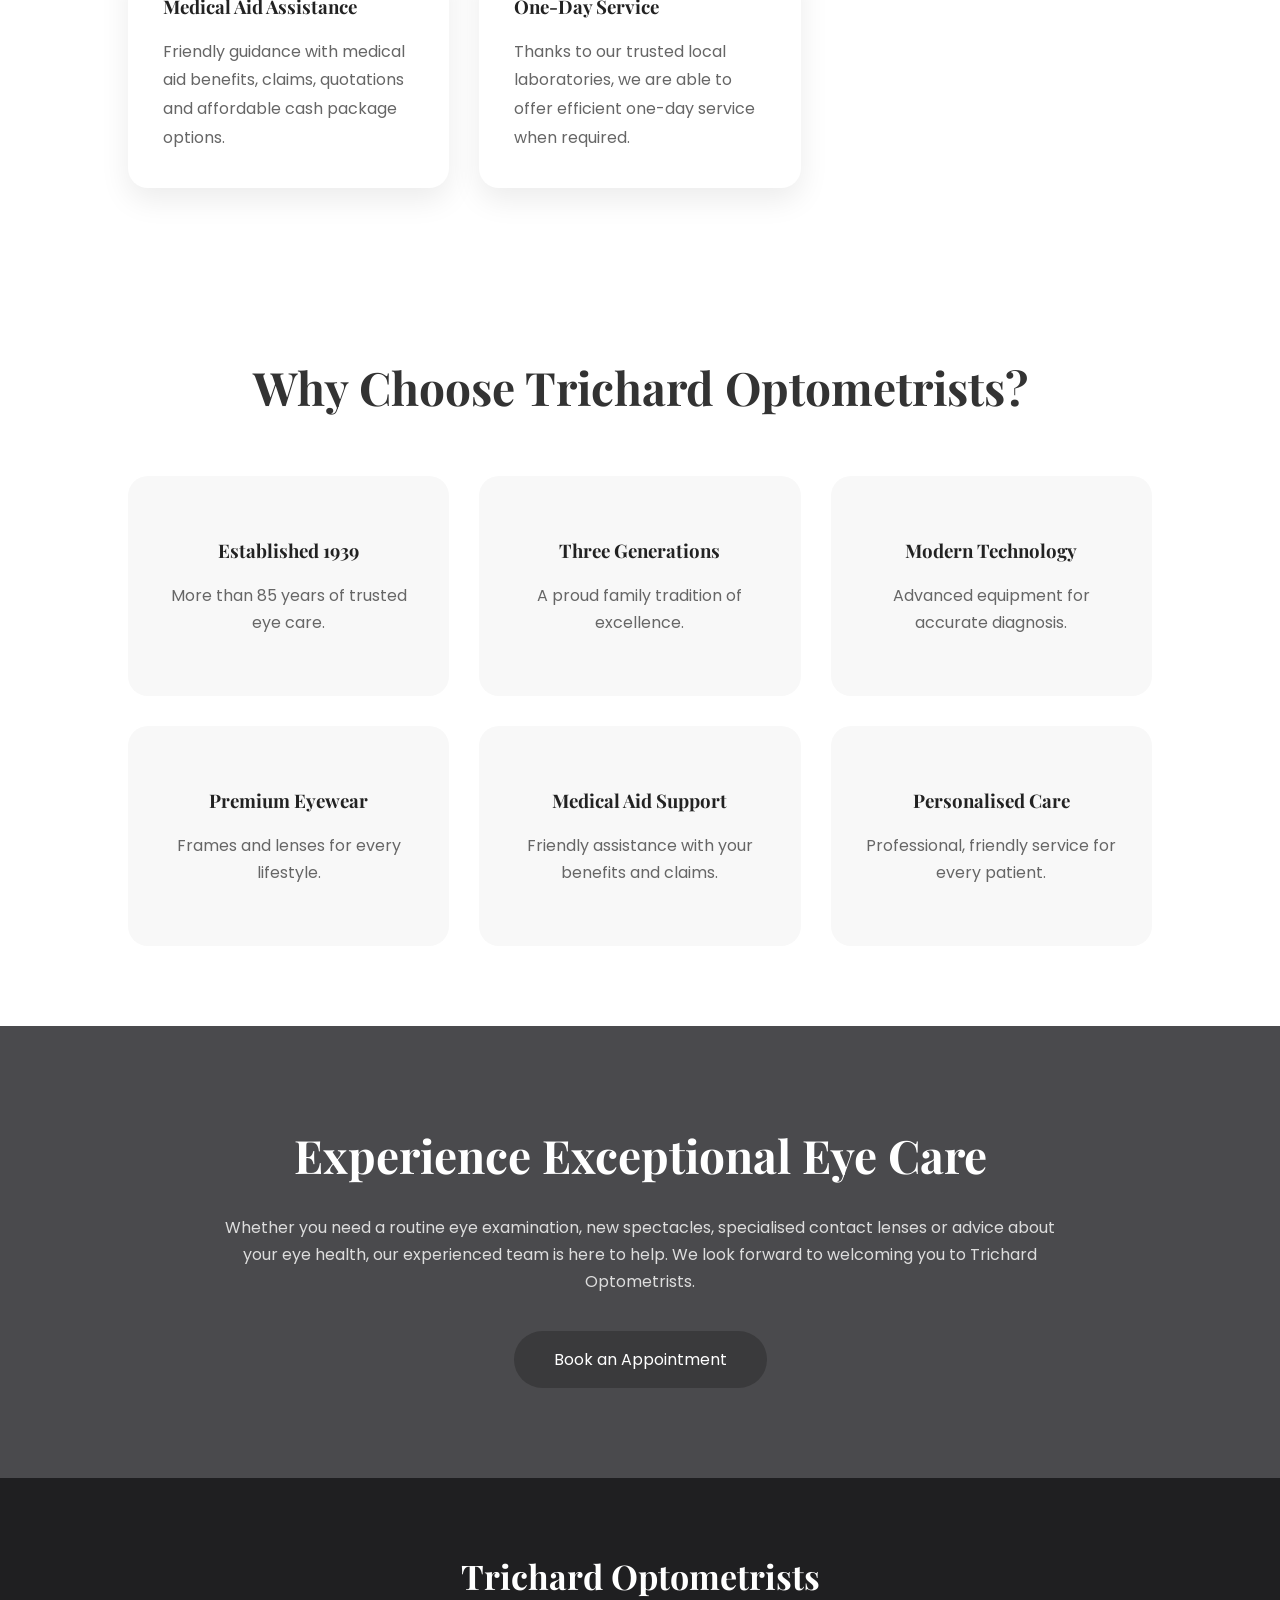
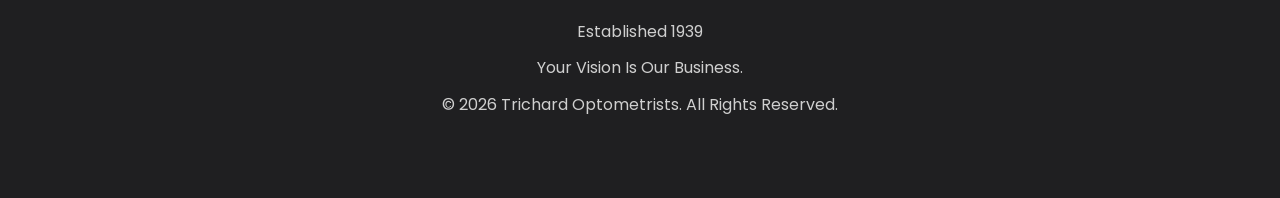
<file: pages/services.html>
<!DOCTYPE html>
<html lang="en">
<head>
<meta charset="UTF-8">
<meta name="viewport" content="width=device-width, initial-scale=1.0">
<title>Our Services | Trichard Optometrists</title>

<link rel="stylesheet" href="../css/style.css">

<link href="https://fonts.googleapis.com/css2?family=Playfair+Display:wght@600;700&family=Poppins:wght@300;400;500;600&display=swap" rel="stylesheet">

</head>

<body>

<header>

<nav class="navbar">

<div class="logo">
<h2>Trichard Optometrists</h2>
<p>Established 1939</p>
</div>
<div class="menu-toggle">
☰
</div>
<ul class="nav-links">
<li><a href="../index.html">Home</a></li>
<li><a href="about.html">About Us</a></li>
<li><a href="services.html">Services</a></li>
<li><a href="symptoms.html">Symptoms</a></li>
<li><a href="appointment.html">Request Appointment</a></li>
<li><a href="contact.html">Contact</a></li>
</ul>

</nav>

</header>

<section class="hero">

<h1>Our Services</h1>

<h3>Professional Eye Care Tailored to You</h3>

<p>
At Trichard Optometrists, we combine decades of experience with modern technology
to provide comprehensive eye care for the whole family. Our dedicated team is
committed to protecting your vision and helping you find the perfect eyewear to
suit your lifestyle.
</p>

</section>

<section>

<h2>Our Professional Services</h2>

<p class="section-intro">
From routine eye examinations to specialised contact lenses and premium eyewear,
we offer a complete range of optometric services under one roof.
</p>

<div class="service-grid">

<div class="service-card">
<h3>Comprehensive Eye Examinations</h3>
<p>Thorough eye examinations using advanced diagnostic technology to assess your vision and overall eye health.</p>
</div>

<div class="service-card">
<h3>Contact Lens Clinic</h3>
<p>Professional fitting and aftercare for soft, rigid gas permeable (RGP), scleral, coloured and cosmetic contact lenses.</p>
</div>

<div class="service-card">
<h3>Prescription Lenses</h3>
<p>Single vision, bifocal, progressive and occupational lenses with premium coatings and customised solutions.</p>
</div>

<div class="service-card">
<h3>Frames & Eyewear</h3>
<p>A wide range of quality frames, designer collections, sports eyewear, children's frames and sunglasses.</p>
</div>

<div class="service-card">
<h3>Children's Eye Care</h3>
<p>Comprehensive eye care designed to support children's vision, learning and development.</p>
</div>

<div class="service-card">
<h3>Diagnosis & Treatment</h3>
<p>Professional diagnosis, treatment and referral for a variety of eye conditions using modern clinical techniques.</p>
</div>

<div class="service-card">
<h3>Medical Aid Assistance</h3>
<p>Friendly guidance with medical aid benefits, claims, quotations and affordable cash package options.</p>
</div>

<div class="service-card">
<h3>One-Day Service</h3>
<p>Thanks to our trusted local laboratories, we are able to offer efficient one-day service when required.</p>
</div>

</div>

</section>

<section class="why-us">

<h2>Why Choose Trichard Optometrists?</h2>

<div class="experience-grid">

<div class="experience-card">
<h3>Established 1939</h3>
<p>More than 85 years of trusted eye care.</p>
</div>

<div class="experience-card">
<h3>Three Generations</h3>
<p>A proud family tradition of excellence.</p>
</div>

<div class="experience-card">
<h3>Modern Technology</h3>
<p>Advanced equipment for accurate diagnosis.</p>
</div>

<div class="experience-card">
<h3>Premium Eyewear</h3>
<p>Frames and lenses for every lifestyle.</p>
</div>

<div class="experience-card">
<h3>Medical Aid Support</h3>
<p>Friendly assistance with your benefits and claims.</p>
</div>

<div class="experience-card">
<h3>Personalised Care</h3>
<p>Professional, friendly service for every patient.</p>
</div>

</div>

</section>

<section class="closing">

<h2>Experience Exceptional Eye Care</h2>

<p class="section-intro">
Whether you need a routine eye examination, new spectacles, specialised contact
lenses or advice about your eye health, our experienced team is here to help.
We look forward to welcoming you to Trichard Optometrists.
</p>

<a href="appointment.html" class="btn">
Book an Appointment
</a>

</section>

<footer>

<div class="footer-content">

<h3>Trichard Optometrists</h3>

<p>Established 1939</p>

<p>Your Vision Is Our Business.</p>

<p>&copy; 2026 Trichard Optometrists. All Rights Reserved.</p>

</div>

</footer>
<script src="../js/script.js"></script>
</body>
</html>
</file>
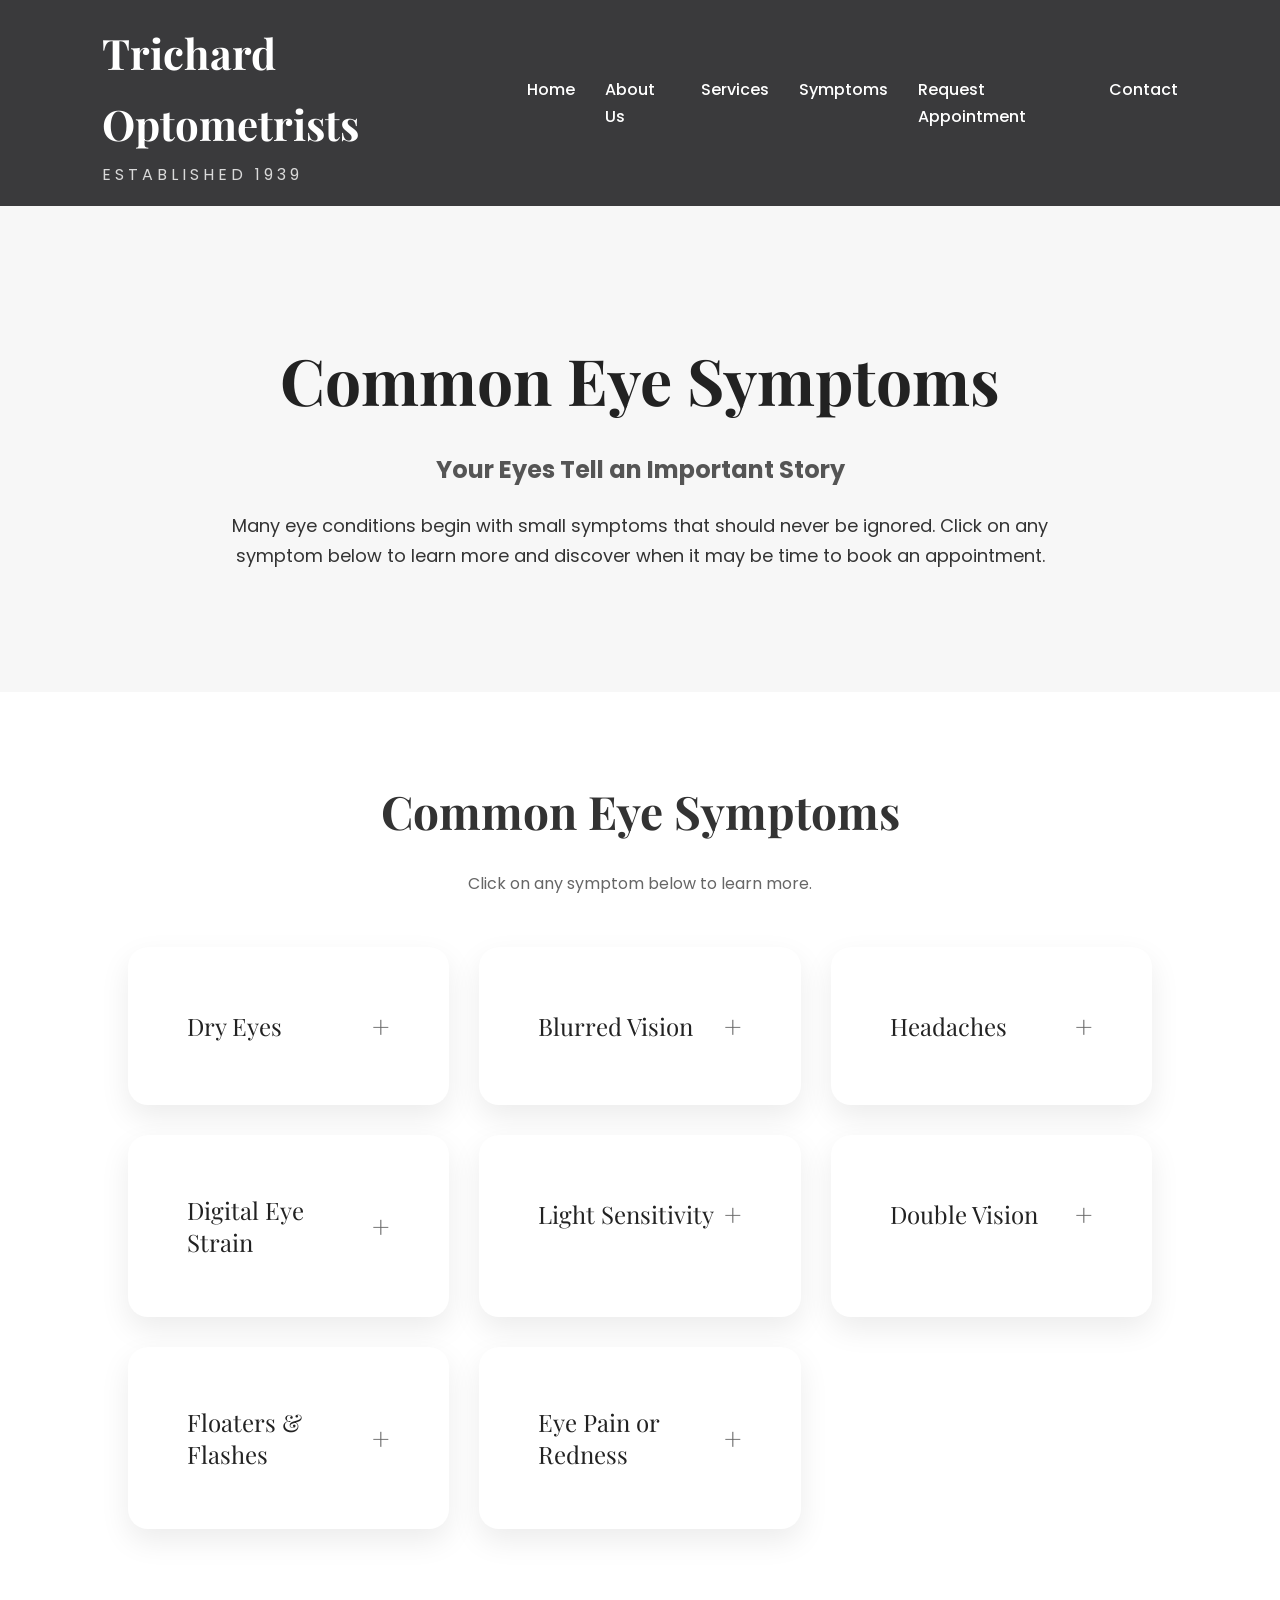
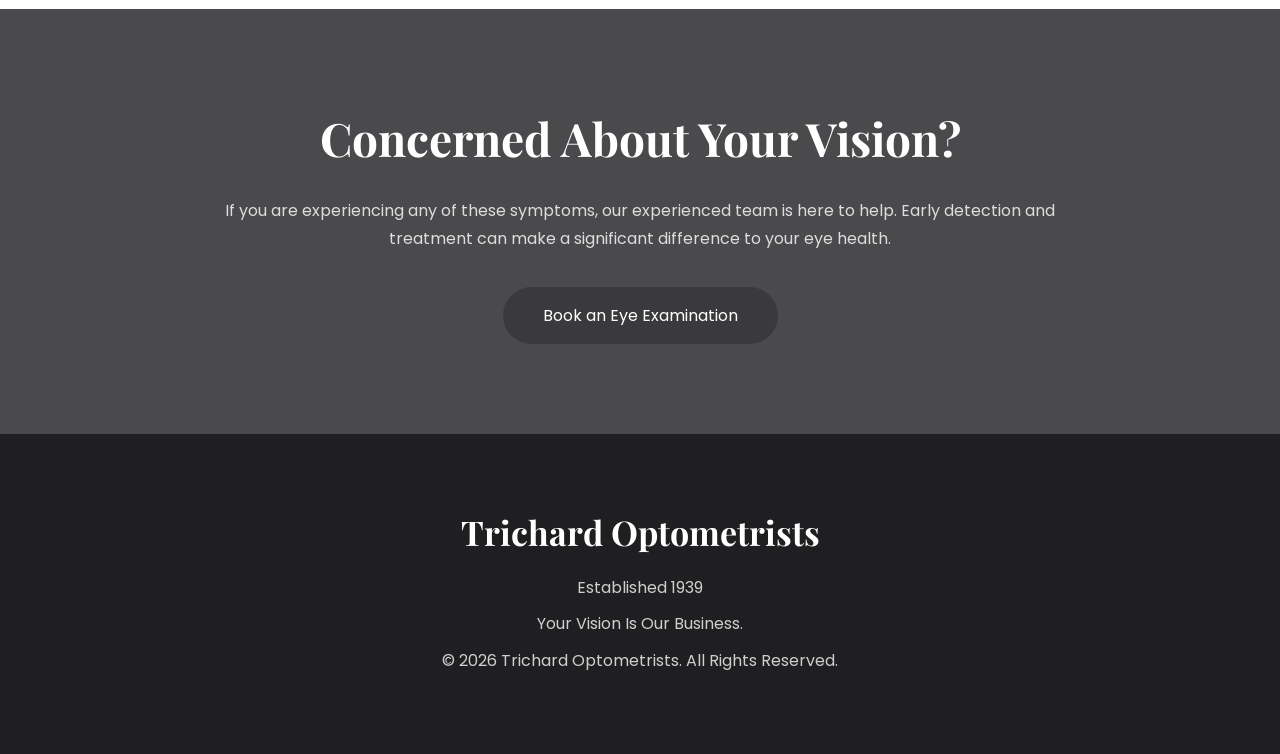
<file: pages/symptoms.html>
<!DOCTYPE html>
<html lang="en">

<head>

<meta charset="UTF-8">
<meta name="viewport" content="width=device-width, initial-scale=1.0">

<title>Symptoms | Trichard Optometrists</title>

<link rel="stylesheet" href="../css/style.css">

<link href="https://fonts.googleapis.com/css2?family=Playfair+Display:wght@600;700&family=Poppins:wght@300;400;500;600&display=swap" rel="stylesheet">

</head>

<body>

<header>

<nav class="navbar">

<div class="logo">
<h2>Trichard Optometrists</h2>
<p>Established 1939</p>
</div>
<div class="menu-toggle">
☰
</div>
<ul class="nav-links">
<li><a href="../index.html">Home</a></li>
<li><a href="about.html">About Us</a></li>
<li><a href="services.html">Services</a></li>
<li><a href="symptoms.html">Symptoms</a></li>
<li><a href="appointment.html">Request Appointment</a></li>
<li><a href="contact.html">Contact</a></li>
</ul>

</nav>

</header>

<section class="hero">

<h1>Common Eye Symptoms</h1>

<h3>Your Eyes Tell an Important Story</h3>

<p>
Many eye conditions begin with small symptoms that should never be ignored.
Click on any symptom below to learn more and discover when it may be time to
book an appointment.
</p>

</section>

<section>

<h2>Common Eye Symptoms</h2>

<p class="section-intro">
Click on any symptom below to learn more.
</p>

<div class="symptom-grid">

<!-- Dry Eyes -->

<div class="symptom-card">

<button class="symptom-title">
Dry Eyes
</button>

<div class="symptom-content">

<p>
Dry eyes occur when your eyes do not produce enough tears or when tears evaporate too quickly.
Symptoms may include burning, stinging, redness, watery eyes and blurred vision.
</p>

<p>
Persistent dry eyes should be professionally assessed to improve comfort and protect the surface of your eyes.
</p>

</div>

</div>

<!-- Blurred Vision -->

<div class="symptom-card">

<button class="symptom-title">
Blurred Vision
</button>

<div class="symptom-content">

<p>
Blurred vision can affect one or both eyes and may develop gradually or suddenly.
It may indicate a change in prescription or another eye condition requiring attention.
</p>

<p>
A comprehensive eye examination can determine the cause and recommend the most appropriate treatment.
</p>

</div>

</div>

<!-- Headaches -->

<div class="symptom-card">

<button class="symptom-title">
Headaches
</button>

<div class="symptom-content">

<p>
Frequent headaches can sometimes be related to eye strain or uncorrected vision.
They often occur after reading, computer work or extended periods of concentration.
</p>

<p>
An eye examination can determine whether your vision is contributing to your headaches.
</p>

</div>

</div>

<!-- Digital Eye Strain -->

<div class="symptom-card">

<button class="symptom-title">
Digital Eye Strain
</button>

<div class="symptom-content">

<p>
Extended use of computers, tablets and smartphones can lead to tired eyes,
dryness, headaches, blurred vision and neck discomfort.
</p>

<p>
Simple lifestyle changes together with the correct lenses can greatly improve comfort.
</p>

</div>

</div>
<!-- Light Sensitivity -->

<div class="symptom-card">

<button class="symptom-title">
Light Sensitivity
</button>

<div class="symptom-content">

<p>
Sensitivity to light, also known as photophobia, can make bright indoor or outdoor light uncomfortable. It may be associated with dry eyes, migraines or certain eye conditions.
</p>

<p>
If light sensitivity is persistent or severe, we recommend scheduling an eye examination.
</p>

</div>

</div>

<!-- Double Vision -->

<div class="symptom-card">

<button class="symptom-title">
Double Vision
</button>

<div class="symptom-content">

<p>
Double vision is never considered normal. It may affect one or both eyes and can indicate an underlying eye muscle or neurological condition.
</p>

<p>
If you suddenly experience double vision, seek professional medical attention as soon as possible.
</p>

</div>

</div>

<!-- Floaters & Flashes -->

<div class="symptom-card">

<button class="symptom-title">
Floaters & Flashes
</button>

<div class="symptom-content">

<p>
Occasional floaters are common, but a sudden increase in floaters, flashes of light or a curtain over your vision should be assessed immediately.
</p>

<p>
Prompt examination can help rule out serious retinal conditions.
</p>

</div>

</div>

<!-- Eye Pain & Redness -->

<div class="symptom-card">

<button class="symptom-title">
Eye Pain or Redness
</button>

<div class="symptom-content">

<p>
Persistent pain, redness or swelling may be caused by infection, inflammation or injury. These symptoms should not be ignored.
</p>

<p>
Early diagnosis and treatment help protect your vision and relieve discomfort.
</p>

</div>

</div>

</div>

</section>

<section class="closing">

<h2>Concerned About Your Vision?</h2>

<p class="section-intro">

If you are experiencing any of these symptoms, our experienced team is here to help.
Early detection and treatment can make a significant difference to your eye health.

</p>

<a href="appointment.html" class="btn">

Book an Eye Examination

</a>

</section>

<footer>

<div class="footer-content">

<h3>Trichard Optometrists</h3>

<p>Established 1939</p>

<p>Your Vision Is Our Business.</p>

<p>&copy; 2026 Trichard Optometrists. All Rights Reserved.</p>

</div>

</footer>

<script>

const symptomButtons = document.querySelectorAll(".symptom-title");

symptomButtons.forEach(button => {

button.addEventListener("click", () => {

const card = button.parentElement;

card.classList.toggle("active");

});

});

</script>
<script src="../js/script.js"></script>
</body>
</html>
</file>
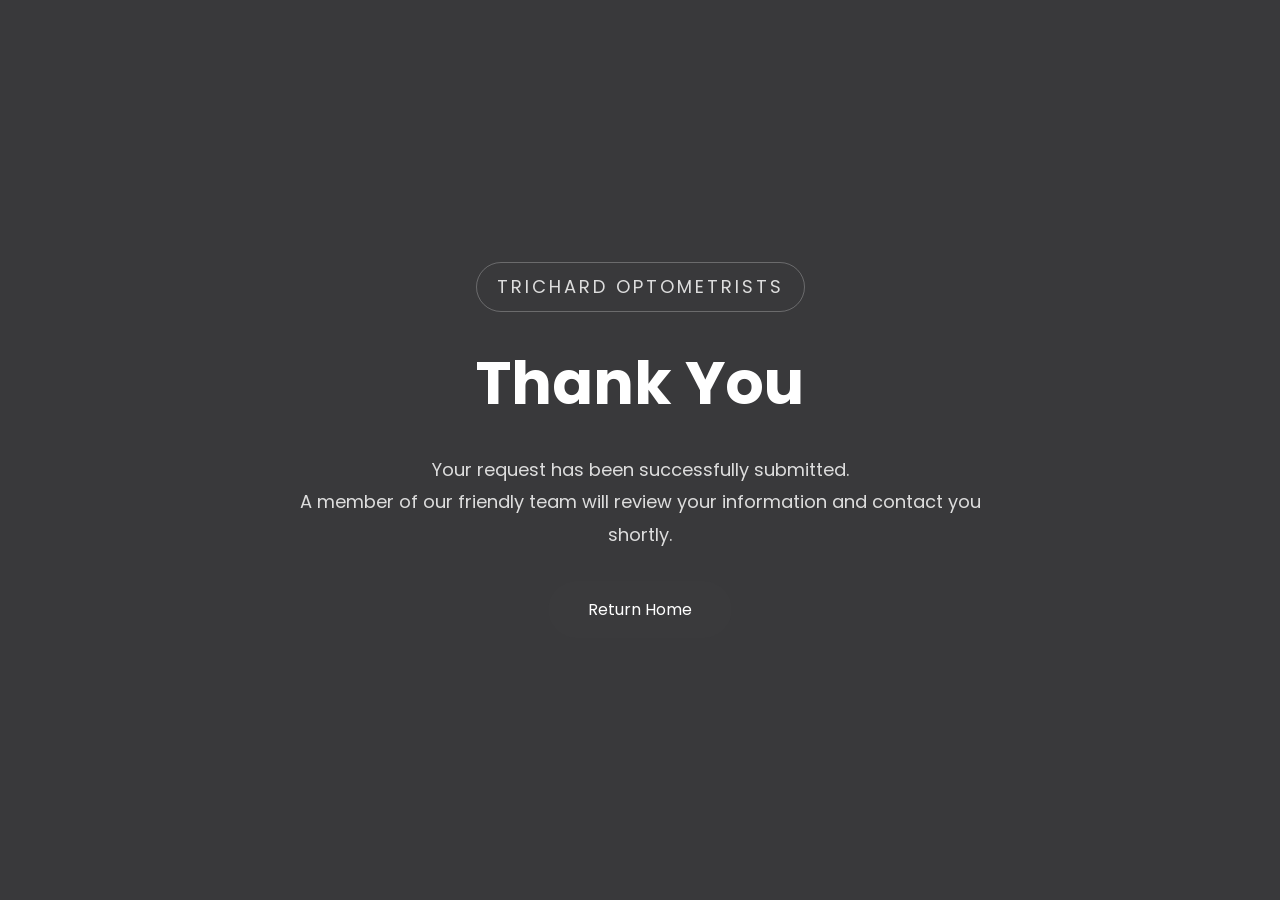
<file: pages/thank-you.html>
<!DOCTYPE html>
<html lang="en">

<head>

<meta charset="UTF-8">
<meta name="viewport" content="width=device-width, initial-scale=1.0">

<title>Thank You | Trichard Optometrists</title>

<link rel="stylesheet" href="../css/style.css">

<link href="https://fonts.googleapis.com/css2?family=Playfair+Display:wght@600;700&family=Poppins:wght@300;400;500;600&display=swap" rel="stylesheet">

</head>


<body>


<section class="thank-you">

<div class="thank-you-container">

<p class="newsletter-tag">
TRICHARD OPTOMETRISTS
</p>


<h1>Thank You</h1>


<p>
Your request has been successfully submitted.
</p>


<p>
A member of our friendly team will review your information and contact you shortly.
</p>


<a href="../index.html" class="btn">
Return Home
</a>


</div>

</section>


</body>

</html>
</file>
<file: css/style.css>
/* ==========================
   RESET
========================== */

*{
    margin:0;
    padding:0;
    box-sizing:border-box;
}

body{
    font-family:'Poppins',sans-serif;
    color:#333;
    background:#fff;
    line-height:1.7;
}

/* ==========================
   NAVIGATION
========================== */

.navbar{
    background:#3A3A3C;
    display:flex;
    justify-content:space-between;
    align-items:center;
    padding:18px 8%;
    position:sticky;
    top:0;
    z-index:1000;
}

.logo{
    display:flex;
    flex-direction:column;
}

.logo h2{
    font-family:'Playfair Display',serif;
    font-size:42px;
    color:#ffffff;
    margin:0;
}

.logo p{
    color:#d9d9d9;
    font-size:16px;
    letter-spacing:4px;
    text-transform:uppercase;
}

.nav-links{
    display:flex;
    list-style:none;
    gap:30px;
}

.nav-links a{
    text-decoration:none;
    color:white;
    font-weight:500;
    transition:.3s;
}

.nav-links a:hover{
    color:#d6d6d6;
}

/* ==========================
   HERO
========================== */

.hero{
    background:#F7F7F7;
    text-align:center;
    padding:120px 10%;
}

.hero h1{
    font-family:'Playfair Display',serif;
    font-size:64px;
    color:#222;
    margin-bottom:15px;
}

.hero h3{
    font-size:24px;
    color:#555;
    margin-bottom:20px;
}

.hero p{
    max-width:850px;
    margin:auto;
    font-size:18px;
}

/* ==========================
   BUTTONS
========================== */

.btn{
    display:inline-block;
    margin-top:35px;
    padding:15px 40px;
    border-radius:40px;
    background:#3A3A3C;
    color:white;
    text-decoration:none;
    transition:.3s;
}

.btn:hover{
    background:#222;
}

/* ==========================
   SECTIONS
========================== */

section{
    padding:80px 10%;
}

section h2{
    text-align:center;
    font-family:'Playfair Display',serif;
    font-size:46px;
    margin-bottom:20px;
}

.section-intro{
    text-align:center;
    max-width:900px;
    margin:0 auto 40px;
    color:#666;
}

/* ==========================
   CARDS
========================== */

.service-grid,
.medical-grid,
.symptom-grid{
    display:grid;
    grid-template-columns:repeat(auto-fit,minmax(280px,1fr));
    gap:30px;
}

.service-card,
.medical-card,
.symptom-card{
    background:white;
    padding:30px;
    border-radius:20px;
    box-shadow:0 10px 30px rgba(0,0,0,.08);
    transition:.3s;
}

.service-card:hover,
.medical-card:hover,
.symptom-card:hover{
    transform:translateY(-8px);
}

/* ==========================
   STAFF
========================== */

.staff{
    text-align:center;
}

.staff-container{
    display:flex;
    justify-content:center;
    gap:40px;
    flex-wrap:wrap;
}

.staff-member{
    max-width:280px;
}

.staff-member img{
    width:230px;
    height:230px;
    object-fit:cover;
    border-radius:50%;
    box-shadow:0 8px 20px rgba(0,0,0,.15);
}

.staff-member h3{
    margin-top:20px;
    font-size:28px;
}

.staff-member p{
    color:#666;
}

/* ==========================
   FOOTER
========================== */

footer{
    background:#3A3A3C;
    color:white;
    text-align:center;
    padding:40px;
}

/* ==========================
   MOBILE
========================== */

@media(max-width:900px){

.navbar{
    flex-direction:column;
}

.logo{
    text-align:center;
    margin-bottom:20px;
}

.logo h2{
    font-size:34px;
}

.logo p{
    font-size:14px;
}

.nav-links{
    flex-direction:column;
    text-align:center;
    gap:15px;
}

.hero h1{
    font-size:42px;
}

.hero h3{
    font-size:20px;
}

section h2{
    font-size:34px;
}

.staff-container{
    flex-direction:column;
    align-items:center;
}

}
/* ===========================
   MEDICAL AIDS
=========================== */

.medical-aids{
    background:#f8f8f8;
    text-align:center;
    padding:70px 10%;
}

.medical-grid{
    display:grid;
    grid-template-columns:repeat(auto-fit,minmax(220px,1fr));
    gap:20px;
    margin-top:40px;
}

.medical-card{
    background:white;
    padding:22px;
    border-radius:15px;
    font-weight:600;
    color:#39393B;
    box-shadow:0 8px 20px rgba(0,0,0,0.08);
    transition:0.3s;
}

.medical-card:hover{
    transform:translateY(-5px);
    background:#39393B;
    color:white;
}
.symptom-info{
    display:none;
    margin-top:15px;
}
/* ===========================
   NEWSLETTER
=========================== */

.newsletter{
    background:#39393B;
    color:white;
    text-align:center;
    padding:80px 10%;
}

.newsletter h2{
    color:white;
}

.newsletter .section-intro{
    color:#dddddd;
    max-width:700px;
}

.newsletter-form{
    display:flex;
    justify-content:center;
    gap:15px;
    flex-wrap:wrap;
    margin-top:35px;
}

.newsletter-form input{
    width:380px;
    max-width:100%;
    padding:16px;
    border:none;
    border-radius:50px;
    font-size:16px;
}

.newsletter-form button{
    padding:16px 35px;
    border:none;
    border-radius:50px;
    background:white;
    color:#39393B;
    font-weight:600;
    cursor:pointer;
    transition:.3s;
}

.newsletter-form button:hover{
    background:#e5e5e5;
}

.newsletter-note{
    margin-top:25px;
    font-size:14px;
    color:#cccccc;
}
.newsletter-note{
    margin:25px auto 0;
    max-width:650px;
    text-align:center;
    font-size:14px;
    color:#cccccc;
}
/* ===========================
   CONTACT
=========================== */

.contact{
    background:#f7f7f7;
    text-align:center;
}

.contact-container{
    display:grid;
    grid-template-columns:repeat(auto-fit,minmax(280px,1fr));
    gap:30px;
    margin-top:40px;
}

.contact-card{
    background:white;
    padding:35px;
    border-radius:18px;
    box-shadow:0 8px 20px rgba(0,0,0,.08);
}

.contact-card h3{
    margin-bottom:20px;
    color:#39393B;
    font-family:'Playfair Display',serif;
}

.contact-card p{
    margin-bottom:10px;
    color:#555;
}

.contact-buttons{
    margin-top:40px;
    display:flex;
    justify-content:center;
    gap:20px;
    flex-wrap:wrap;
}
/* ===========================
   GOOGLE MAP
=========================== */

.map-section{
    margin-top:70px;
    text-align:center;
}

.map-section h3{
    font-family:'Playfair Display',serif;
    font-size:32px;
    color:#39393B;
    margin-bottom:15px;
}

.map-section p{
    margin-bottom:25px;
    color:#555;
}

.map-container{
    margin-top:35px;
    border-radius:20px;
    overflow:hidden;
    box-shadow:0 10px 30px rgba(0,0,0,.15);
}
/* ===========================
   CONTACT
=========================== */

.contact{
    background:#f7f7f7;
    text-align:center;
    padding:100px 10%;
}

.contact-container{
    display:grid;
    grid-template-columns:repeat(auto-fit,minmax(300px,1fr));
    gap:35px;
    margin-top:50px;
    margin-bottom:50px;
}

.contact-card{
    background:white;
    padding:45px;
    border-radius:20px;
    box-shadow:0 10px 30px rgba(0,0,0,.08);
    text-align:center;
}

.contact-card h3{
    font-family:'Playfair Display',serif;
    font-size:30px;
    color:#39393B;
    margin-bottom:25px;
}

.contact-card p{
    margin-bottom:18px;
    color:#555;
    line-height:1.8;
}

.contact-buttons{
    display:flex;
    justify-content:center;
    gap:20px;
    flex-wrap:wrap;
    margin:50px 0;
}
/* ===========================
   FOOTER
=========================== */

footer{
    background:#2F2F31;
    color:white;
    padding:60px 10%;
    text-align:center;
}

.footer-content{
    max-width:700px;
    margin:auto;
}

.footer-content h2{
    color:white;
    font-family:'Playfair Display', serif;
    font-size:38px;
    margin-bottom:10px;
}

.footer-content p{
    margin:6px 0;
    color:#d6d6d6;
    line-height:1.8;
}
.newsletter-benefits{
    display:grid;
    grid-template-columns:repeat(auto-fit,minmax(260px,1fr));
    gap:25px;
    margin:50px 0;
}

.benefit{
    background:rgba(255,255,255,0.08);
    border:1px solid rgba(255,255,255,0.15);
    border-radius:18px;
    padding:30px;
    text-align:center;
}

.benefit h3{
    font-family:'Playfair Display', serif;
    color:white;
    margin-bottom:15px;
    font-size:24px;
}

.benefit p{
    color:#dddddd;
    line-height:1.8;
}

.newsletter-tag{
    display:inline-block;
    padding:8px 18px;
    border:1px solid rgba(255,255,255,.3);
    border-radius:50px;
    letter-spacing:3px;
    font-size:12px;
    color:#ffffff;
    margin-bottom:20px;
}
/* ===========================
   FAMILY HISTORY
=========================== */

.history{
    padding:80px 10%;
}

.history-container{
    display:flex;
    align-items:center;
    gap:60px;
    flex-wrap:wrap;
}

.history-container.reverse{
    flex-direction:row-reverse;
}

.history-image{
    flex:1;
    min-width:300px;
}

.history-image img{
    width:100%;
    max-width:420px;
    border-radius:20px;
    box-shadow:0 12px 30px rgba(0,0,0,.15);
    display:block;
    margin:auto;
}

.history-text{
    flex:1;
    min-width:300px;
}

.history-text h2{
    text-align:left;
    margin-bottom:10px;
}

.history-text h4{
    color:#6D6D6D;
    margin-bottom:25px;
    font-weight:500;
}

.history-text p{
    margin-bottom:18px;
    line-height:1.8;
}

.family-legacy{
    text-align:center;
    background:#f7f7f7;
    padding:90px 10%;
}

.closing{
    background:#39393B;
    color:white;
    text-align:center;
    padding:90px 10%;
}

.closing h2{
    color:white;
}

.closing .section-intro{
    color:#dddddd;
    max-width:850px;
}
/* ===========================
   SERVICES PAGE
=========================== */

.services-page{
    padding:90px 10%;
}

.services-page .section-intro{
    max-width:850px;
    margin:0 auto 50px;
    text-align:center;
}

.service-grid{
    display:grid;
    grid-template-columns:repeat(auto-fit,minmax(300px,1fr));
    gap:30px;
    margin-top:50px;
}

.service-card{
    background:#ffffff;
    padding:35px;
    border-radius:20px;
    box-shadow:0 10px 25px rgba(0,0,0,0.08);
    transition:0.3s;
}

.service-card:hover{
    transform:translateY(-8px);
}

.service-card h3{
    color:#39393B;
    margin-bottom:15px;
    font-family:'Playfair Display', serif;
}

.service-card p{
    color:#555555;
    line-height:1.8;
}

.experience-grid{
    display:grid;
    grid-template-columns:repeat(auto-fit,minmax(250px,1fr));
    gap:25px;
    margin-top:40px;
}

.experience-card{
    background:#f7f7f7;
    border-radius:18px;
    padding:30px;
    text-align:center;
}

.experience-card h3{
    margin-bottom:12px;
    color:#39393B;
    font-family:'Playfair Display', serif;
}

.experience-card p{
    color:#555;
}

@media (max-width:768px){

    .service-grid,
    .experience-grid{
        grid-template-columns:1fr;
    }

}
.experience-card{
    background:#f7f7f7;
    border-radius:18px;
    padding:30px;
    text-align:center;

    display:flex;
    flex-direction:column;
    justify-content:center;

    min-height:220px;
}
.experience-grid{
    display:grid;
    grid-template-columns:repeat(auto-fit,minmax(250px,1fr));
    gap:25px;
    margin-top:40px;
    align-items:stretch;
}
/* ===========================
   EXPANDABLE SYMPTOMS
=========================== */

.symptom-grid{
    display:grid;
    grid-template-columns:repeat(auto-fit,minmax(300px,1fr));
    gap:25px;
    margin-top:40px;
}

.symptom-card{
    background:#ffffff;
    border-radius:20px;
    box-shadow:0 10px 25px rgba(0,0,0,.08);
    overflow:hidden;
    transition:0.3s;
}

.symptom-card:hover{
    transform:translateY(-5px);
}

.symptom-title{
    width:100%;
    background:#ffffff;
    border:none;
    padding:22px;
    font-family:'Playfair Display', serif;
    font-size:24px;
    color:#39393B;
    text-align:left;
    cursor:pointer;
    display:flex;
    justify-content:space-between;
    align-items:center;
}

.symptom-title::after{
    content:"+";
    font-size:28px;
    font-weight:300;
    color:#6D6D6D;
    transition:0.3s;
}

.symptom-card.active .symptom-title::after{
    content:"−";
}

.symptom-content{
    display:none;
    padding:0 25px 25px;
    color:#555;
    line-height:1.8;
}

.symptom-card.active .symptom-content{
    display:block;
}

.symptom-content p{
    margin-bottom:15px;
}

@media(max-width:768px){

    .symptom-title{
        font-size:20px;
        padding:18px;
    }

}
/* Appointment Page */

.appointment-section {
    background-color: #f5f5f3;
    padding: 60px 20px;
}

.appointment-container {
    max-width: 900px;
    margin: auto;
    background-color: white;
    padding: 40px;
    border-radius: 12px;
    box-shadow: 0 5px 20px rgba(0,0,0,0.08);
}

.appointment-container h1 {
    font-family: "Playfair Display", serif;
    text-align: center;
    color: #555;
    font-size: 42px;
    margin-bottom: 15px;
}

.appointment-container p {
    font-family: "Poppins", sans-serif;
    text-align: center;
    color: #777;
    margin-bottom: 35px;
}


/* Form Layout */

.appointment-form {
    display: flex;
    flex-direction: column;
    gap: 20px;
}

.form-row {
    display: flex;
    gap: 20px;
}

.form-group {
    flex: 1;
    display: flex;
    flex-direction: column;
}


.form-group label {
    font-family: "Poppins", sans-serif;
    color: #555;
    margin-bottom: 8px;
    font-weight: 500;
}


.form-group input,
.form-group select,
.form-group textarea {
    padding: 14px;
    border: 1px solid #d0d0cc;
    border-radius: 8px;
    font-family: "Poppins", sans-serif;
    font-size: 14px;
    outline: none;
    transition: 0.3s;
}


.form-group input:focus,
.form-group select:focus,
.form-group textarea:focus {
    border-color: #888;
    box-shadow: 0 0 5px rgba(120,120,120,0.2);
}


.form-group textarea {
    resize: none;
    height: 120px;
}


/* Availability Notice */

.availability-note {
    background-color: #eeeeeb;
    padding: 20px;
    border-left: 4px solid #777;
    margin: 25px 0;
    font-family: "Poppins", sans-serif;
    color: #555;
    border-radius: 6px;
}


/* Submit Button */

.appointment-btn {
    background-color: #666;
    color: white;
    padding: 15px 30px;
    border: none;
    border-radius: 30px;
    font-family: "Poppins", sans-serif;
    font-size: 16px;
    cursor: pointer;
    transition: 0.3s;
    width: fit-content;
    margin: 20px auto 0;
}


.appointment-btn:hover {
    background-color: #444;
}


/* Mobile */

@media (max-width: 768px) {

    .appointment-container {
        padding: 25px;
    }

    .appointment-container h1 {
        font-size: 32px;
    }

    .form-row {
        flex-direction: column;
        gap: 20px;
    }

}
.appointment-btn {
    display: block;
    margin: 25px auto 0;
    text-align: center;
}

.appointment-form {
    width: 100%;
}

.appointment-container {
    margin: 0 auto;
}
/* ===========================
   CONTACT
=========================== */

.contact{
    background:#f8f8f8;
    padding:80px 10%;
}

.contact-container{
    display:grid;
    grid-template-columns:repeat(auto-fit,minmax(280px,1fr));
    gap:30px;
    margin-top:40px;
}

.contact-card{
    background:#ffffff;
    padding:35px;
    border-radius:18px;
    box-shadow:0 8px 20px rgba(0,0,0,.08);
    transition:.3s;
}

.contact-card:hover{
    transform:translateY(-8px);
}

.contact-card h3{
    font-family:'Playfair Display',serif;
    color:#222;
    margin-bottom:20px;
    font-size:26px;
}

.contact-card p{
    margin-bottom:15px;
    line-height:1.8;
    color:#555;
}

.contact-buttons{
    margin-top:45px;
    display:flex;
    justify-content:center;
    gap:20px;
    flex-wrap:wrap;
}
/* ===========================
   MAP
=========================== */

.map-section{
    padding:80px 10%;
    text-align:center;
    background:#ffffff;
}

.map-container{
    margin-top:35px;
    border-radius:20px;
    overflow:hidden;
    box-shadow:0 10px 25px rgba(0,0,0,.08);
}
/* ===========================
   FOOTER
=========================== */

footer{
    background:#39393B;
    color:white;
    padding:50px 10%;
    text-align:center;
}

.footer-content h3{
    font-family:'Playfair Display',serif;
    font-size:30px;
    margin-bottom:10px;
}

.footer-links{
    margin:25px 0;
}

.footer-links a{
    color:white;
    text-decoration:none;
    margin:0 12px;
    transition:.3s;
}

.footer-links a:hover{
    color:#d6d6d6;
}

footer p{
    margin-top:10px;
}
/* Make appointment page fill the screen */
.appointment-page{
    min-height:100vh;
    display:flex;
    flex-direction:column;
}

.appointment-section{
    flex:1;
}
/* Make appointment page fill the screen */
.appointment-page{
    min-height:100vh;
    display:flex;
    flex-direction:column;
}

.appointment-section{
    flex:1;
}
/* ==========================================
   CARDS
========================================== */

.service-grid,
.medical-grid,
.symptom-grid{
    display:grid;
    grid-template-columns:repeat(auto-fit,minmax(280px,1fr));
    gap:30px;
    margin-top:45px;
}

.service-card,
.medical-card,
.symptom-card{
    background:#ffffff;
    border-radius:20px;
    padding:35px;
    box-shadow:0 12px 30px rgba(0,0,0,.08);
    transition:.35s;
}

.service-card:hover,
.medical-card:hover,
.symptom-card:hover{
    transform:translateY(-8px);
    box-shadow:0 18px 35px rgba(0,0,0,.12);
}

.service-card h3,
.medical-card h3{
    font-family:'Playfair Display',serif;
    color:#222;
    margin-bottom:15px;
}

.service-card p{
    color:#666;
    line-height:1.8;
}

/* ==========================================
   STAFF
========================================== */

.staff{
    text-align:center;
}

.staff-container{
    display:flex;
    justify-content:center;
    gap:45px;
    flex-wrap:wrap;
    margin-top:50px;
}

.staff-member{
    max-width:300px;
}

.staff-member img{
    width:230px;
    height:230px;
    object-fit:cover;
    border-radius:50%;
    box-shadow:0 12px 30px rgba(0,0,0,.15);
    transition:.3s;
}

.staff-member img:hover{
    transform:scale(1.03);
}

.staff-member h3{
    margin-top:25px;
    font-family:'Playfair Display',serif;
    font-size:30px;
    color:#222;
}

.staff-member p{
    color:#666;
    margin-top:10px;
}

/* ==========================================
   SERVICES PAGE
========================================== */

.services-page{
    padding:90px 10%;
}

.services-page .section-intro{
    max-width:850px;
    margin:0 auto 45px;
}

.experience-grid{
    display:grid;
    grid-template-columns:repeat(auto-fit,minmax(260px,1fr));
    gap:30px;
    margin-top:50px;
}

.experience-card{
    background:#F8F8F8;
    border-radius:20px;
    padding:35px;
    text-align:center;
    min-height:220px;
    display:flex;
    flex-direction:column;
    justify-content:center;
}

.experience-card h3{
    font-family:'Playfair Display',serif;
    color:#222;
    margin-bottom:15px;
}

.experience-card p{
    color:#666;
}

/* ==========================================
   MEDICAL AIDS
========================================== */

.medical-aids{
    background:#F8F8F8;
    text-align:center;
    padding:90px 10%;
}

.medical-grid{
    display:grid;
    grid-template-columns:repeat(auto-fit,minmax(220px,1fr));
    gap:22px;
    margin-top:45px;
}

.medical-card{
    background:#ffffff;
    color:#3A3A3C;
    padding:22px;
    border-radius:18px;
    font-weight:600;
    box-shadow:0 8px 20px rgba(0,0,0,.08);
}

.medical-card:hover{
    background:#3A3A3C;
    color:#ffffff;
}

.medical-note{
    margin-top:25px;
    color:#777;
    font-size:15px;
}
/* ==========================================
   SYMPTOMS
========================================== */

.symptom-grid{
    display:grid;
    grid-template-columns:repeat(auto-fit,minmax(300px,1fr));
    gap:30px;
    margin-top:50px;
}

.symptom-card{
    background:#ffffff;
    border-radius:20px;
    box-shadow:0 12px 30px rgba(0,0,0,.08);
    overflow:hidden;
    transition:.3s;
}

.symptom-card:hover{
    transform:translateY(-8px);
}

.symptom-title{
    width:100%;
    padding:24px;
    border:none;
    background:#ffffff;
    font-family:'Playfair Display',serif;
    font-size:24px;
    color:#222;
    display:flex;
    justify-content:space-between;
    align-items:center;
    cursor:pointer;
}

.symptom-title::after{
    content:"+";
    font-size:30px;
    color:#666;
    transition:.3s;
}

.symptom-card.active .symptom-title::after{
    content:"−";
}

.symptom-content{
    display:none;
    padding:0 24px 24px;
    color:#666;
    line-height:1.8;
}

.symptom-card.active .symptom-content{
    display:block;
}

.symptom-content p{
    margin-bottom:18px;
}

/* ==========================================
   NEWSLETTER
========================================== */

.newsletter{
    background:#4A4A4D;
    color:#ffffff;
    text-align:center;
    padding:100px 10%;
}

.newsletter-tag{
    display:inline-block;
    padding:8px 20px;
    border:1px solid rgba(255,255,255,.25);
    border-radius:40px;
    letter-spacing:3px;
    font-size:12px;
    margin-bottom:20px;
}

.newsletter h2{
    color:#ffffff;
}

.newsletter .section-intro{
    color:#dddddd;
    max-width:760px;
}

.newsletter-benefits{
    display:grid;
    grid-template-columns:repeat(auto-fit,minmax(260px,1fr));
    gap:30px;
    margin:55px 0;
}

.benefit{
    background:rgba(255,255,255,.08);
    border:1px solid rgba(255,255,255,.12);
    border-radius:20px;
    padding:35px;
}

.benefit h3{
    font-family:'Playfair Display',serif;
    color:#ffffff;
    margin-bottom:15px;
    font-size:24px;
}

.benefit p{
    color:#dddddd;
}

.newsletter-form{
    display:flex;
    flex-wrap:wrap;
    justify-content:center;
    gap:18px;
    margin-top:40px;
}

.newsletter-form input{
    width:360px;
    max-width:100%;
    padding:16px;
    border:none;
    border-radius:50px;
    font-size:15px;
}

.newsletter-form button{
    padding:16px 38px;
    border:none;
    border-radius:50px;
    background:#ffffff;
    color:#1F1F21;
    font-weight:600;
    cursor:pointer;
    transition:.3s;
}

.newsletter-form button:hover{
    background:#efefef;
}

.newsletter-note{
    max-width:650px;
    margin:30px auto 0;
    color:#d0d0d0;
    font-size:14px;
    line-height:1.8;
}
/* ==========================================
   CONTACT
========================================== */

.contact{
    background:#FAFAFA;
    padding:100px 10%;
    text-align:center;
}

.contact-container{
    display:grid;
    grid-template-columns:repeat(auto-fit,minmax(300px,1fr));
    gap:35px;
    margin:50px 0;
}

.contact-card{
    background:#ffffff;
    padding:40px;
    border-radius:20px;
    box-shadow:0 12px 30px rgba(0,0,0,.08);
    transition:.3s;
}

.contact-card:hover{
    transform:translateY(-8px);
    box-shadow:0 18px 35px rgba(0,0,0,.12);
}

.contact-card h3{
    font-family:'Playfair Display',serif;
    color:#222;
    font-size:30px;
    margin-bottom:20px;
}

.contact-card p{
    color:#666;
    line-height:1.9;
    margin-bottom:12px;
}

.contact-buttons{
    display:flex;
    justify-content:center;
    gap:20px;
    flex-wrap:wrap;
    margin-top:40px;
}

/* ==========================================
   GOOGLE MAP
========================================== */

.map-section{
    background:#FFFFFF;
    padding:90px 10%;
    text-align:center;
}

.map-section h3{
    font-family:'Playfair Display',serif;
    font-size:34px;
    color:#222;
    margin-bottom:15px;
}

.map-section p{
    color:#666;
    margin-bottom:30px;
}

.map-container{
    margin-top:40px;
    overflow:hidden;
    border-radius:22px;
    box-shadow:0 15px 35px rgba(0,0,0,.10);
}

/* ==========================================
   FOOTER
========================================== */

footer{
    background:#1F1F21;
    color:#ffffff;
    padding:70px 10%;
    text-align:center;
}

.footer-content{
    max-width:800px;
    margin:auto;
}

.footer-content h3{
    font-family:'Playfair Display',serif;
    font-size:34px;
    margin-bottom:12px;
    color:#ffffff;
}

.footer-content p{
    color:#CFCFCF;
    margin:8px 0;
    line-height:1.8;
}

.footer-links{
    margin:35px 0;
}

.footer-links a{
    color:#ffffff;
    text-decoration:none;
    margin:0 15px;
    transition:.3s;
    font-weight:500;
}

.footer-links a:hover{
    color:#BFBFBF;
}

.copyright{
    margin-top:25px;
    color:#9E9E9E;
    font-size:14px;
}
/* ==========================================
   APPOINTMENT PAGE
========================================== */

.appointment-page{
    min-height:100vh;
    display:flex;
    flex-direction:column;
}

.appointment-section{
    flex:1;
    background:#FAFAFA;
    padding:90px 10%;
}

.appointment-container{
    max-width:900px;
    margin:0 auto;
    background:#ffffff;
    padding:50px;
    border-radius:24px;
    box-shadow:0 15px 35px rgba(0,0,0,.08);
}

.appointment-container h1{
    font-family:'Playfair Display',serif;
    font-size:48px;
    color:#222;
    text-align:center;
    margin-bottom:18px;
}

.appointment-container p{
    text-align:center;
    color:#666;
    max-width:650px;
    margin:0 auto 40px;
    line-height:1.8;
}

/* Form */

.appointment-form{
    display:flex;
    flex-direction:column;
    gap:22px;
}

.form-row{
    display:flex;
    gap:22px;
}

.form-group{
    flex:1;
    display:flex;
    flex-direction:column;
}

.form-group label{
    margin-bottom:8px;
    color:#444;
    font-weight:500;
}

.form-group input,
.form-group select,
.form-group textarea{
    padding:15px;
    border:1px solid #DDDDDD;
    border-radius:12px;
    font-family:'Poppins',sans-serif;
    font-size:15px;
    transition:.3s;
}

.form-group input:focus,
.form-group select:focus,
.form-group textarea:focus{
    border-color:#3A3A3C;
    outline:none;
    box-shadow:0 0 10px rgba(58,58,60,.12);
}

.form-group textarea{
    resize:vertical;
    min-height:140px;
}

.availability-note{
    background:#F4F4F4;
    border-left:5px solid #3A3A3C;
    padding:20px;
    border-radius:10px;
    color:#555;
    line-height:1.8;
}

.appointment-btn{
    display:block;
    margin:30px auto 0;
    padding:16px 40px;
    border:none;
    border-radius:40px;
    background:#3A3A3C;
    color:#ffffff;
    font-size:16px;
    cursor:pointer;
    transition:.3s;
}

.appointment-btn:hover{
    background:#1F1F21;
    transform:translateY(-2px);
}

/* Mobile */

@media(max-width:768px){

    .appointment-container{
        padding:30px;
    }

    .appointment-container h1{
        font-size:36px;
    }

    .form-row{
        flex-direction:column;
    }

}
/* ==========================================
   ABOUT PAGE
========================================== */

.family-legacy{
    background:#F8F8F8;
    text-align:center;
    padding:100px 10%;
}

.family-legacy .section-intro{
    max-width:900px;
    margin:auto;
}

.history{
    padding:90px 10%;
}

.history-container{
    display:flex;
    align-items:center;
    gap:70px;
    flex-wrap:wrap;
}

.history-container.reverse{
    flex-direction:row-reverse;
}

.history-image{
    flex:1;
    min-width:320px;
}

.history-image img{
    width:100%;
    max-width:430px;
    display:block;
    margin:auto;
    border-radius:24px;
    box-shadow:0 15px 35px rgba(0,0,0,.12);
}

.history-text{
    flex:1;
    min-width:320px;
}

.history-text h2{
    text-align:left;
    color:#222;
    margin-bottom:10px;
}

.history-text h4{
    color:#777;
    margin-bottom:25px;
    font-weight:500;
}

.history-text p{
    color:#555;
    margin-bottom:18px;
    line-height:1.9;
}

.closing{
    background:#4A4A4D;
    color:#ffffff;
    text-align:center;
    padding:100px 10%;
}

.closing h2{
    color:#ffffff;
}

.closing .section-intro{
    color:#DDDDDD;
    max-width:850px;
    margin:auto;
}

/* ==========================================
   GLOBAL IMAGE STYLING
========================================== */

img{
    max-width:100%;
    height:auto;
}

/* ==========================================
   MOBILE
========================================== */

@media(max-width:900px){

    .navbar{
        flex-direction:column;
        padding:20px;
    }

    .logo{
        text-align:center;
        margin-bottom:20px;
    }

    .logo h2{
        font-size:32px;
    }

    .logo p{
        font-size:13px;
    }

    .nav-links{
        flex-direction:column;
        gap:15px;
        text-align:center;
    }

    .hero{
        padding:90px 8%;
    }

    .hero h1{
        font-size:42px;
    }

    .hero h3{
        font-size:22px;
    }

    section{
        padding:70px 8%;
    }

    section h2{
        font-size:36px;
    }

    .history-container,
    .history-container.reverse{
        flex-direction:column;
        text-align:center;
    }

    .history-text h2{
        text-align:center;
    }

    .staff-container{
        flex-direction:column;
        align-items:center;
    }

    .contact-container,
    .service-grid,
    .medical-grid,
    .symptom-grid,
    .experience-grid{
        grid-template-columns:1fr;
    }

    .footer-links a{
        display:block;
        margin:12px 0;
    }

}

/* ==========================================
   SMOOTH ANIMATIONS
========================================== */

.service-card,
.medical-card,
.contact-card,
.staff-member img,
.symptom-card,
.btn{
    transition:all .3s ease;
}

/* ==========================================
   SELECTION COLOUR
========================================== */

::selection{
    background:#3A3A3C;
    color:#ffffff;
}

/* ==========================================
   SCROLLBAR
========================================== */

::-webkit-scrollbar{
    width:10px;
}

::-webkit-scrollbar-track{
    background:#ECECEC;
}

::-webkit-scrollbar-thumb{
    background:#3A3A3C;
    border-radius:20px;
}

::-webkit-scrollbar-thumb:hover{
    background:#1F1F21;
}
/* ==========================================
   APPOINTMENT PAGE LAYOUT
========================================== */

html,
body{
    height:100%;
}

body.appointment-page{
    min-height:100vh;
    display:flex;
    flex-direction:column;
}

.appointment-section{
    flex:1;
    background:#F8F8F8;
    padding:80px 10%;
}

.appointment-container{
    max-width:900px;
    margin:0 auto;
    background:#FFFFFF;
    padding:50px;
    border-radius:20px;
    box-shadow:0 10px 30px rgba(0,0,0,.08);
}

.appointment-note{
    background:#FFFFFF;
    padding:90px 10%;
}

.closing{
    background:#4A4A4D;
    color:#FFFFFF;
    text-align:center;
    padding:90px 10%;
}

footer{
    margin-top:auto;
}
/* ===========================
   THANK YOU PAGE
=========================== */

.thank-you{
    min-height:100vh;
    display:flex;
    justify-content:center;
    align-items:center;
    background:#39393B;
    color:white;
    text-align:center;
    padding:40px 10%;
}


.thank-you-container{
    max-width:700px;
}


.thank-you h1{
    color:white;
    font-size:60px;
    margin-bottom:20px;
}


.thank-you p{
    color:#dddddd;
    font-size:18px;
    line-height:1.8;
}

/* MOBILE MENU */

.menu-toggle{
    display:none;
    font-size:30px;
    cursor:pointer;
}


@media(max-width:768px){

.navbar{
    position:relative;
}


.menu-toggle{
    display:block;
}


.nav-links{
    display:none;
    flex-direction:column;
    width:100%;
    text-align:center;
    margin-top:20px;
}


.nav-links.active{
    display:flex;
}

}
.thank-you .btn{
    display:inline-block;
    margin-top:30px;
}
.menu-toggle{
    display:none;
    font-size:32px;
    cursor:pointer;
    color:white;
}
.menu-toggle:hover{
    opacity:0.8;
}
.menu-toggle{
    display:none;
    font-size:32px;
    cursor:pointer;
    color:white;
}


@media (max-width:768px){

.menu-toggle{
    display:block;
}

.nav-links{
    display:none;
    flex-direction:column;
    width:100%;
}

.nav-links.active{
    display:flex;
}

}
</file>
